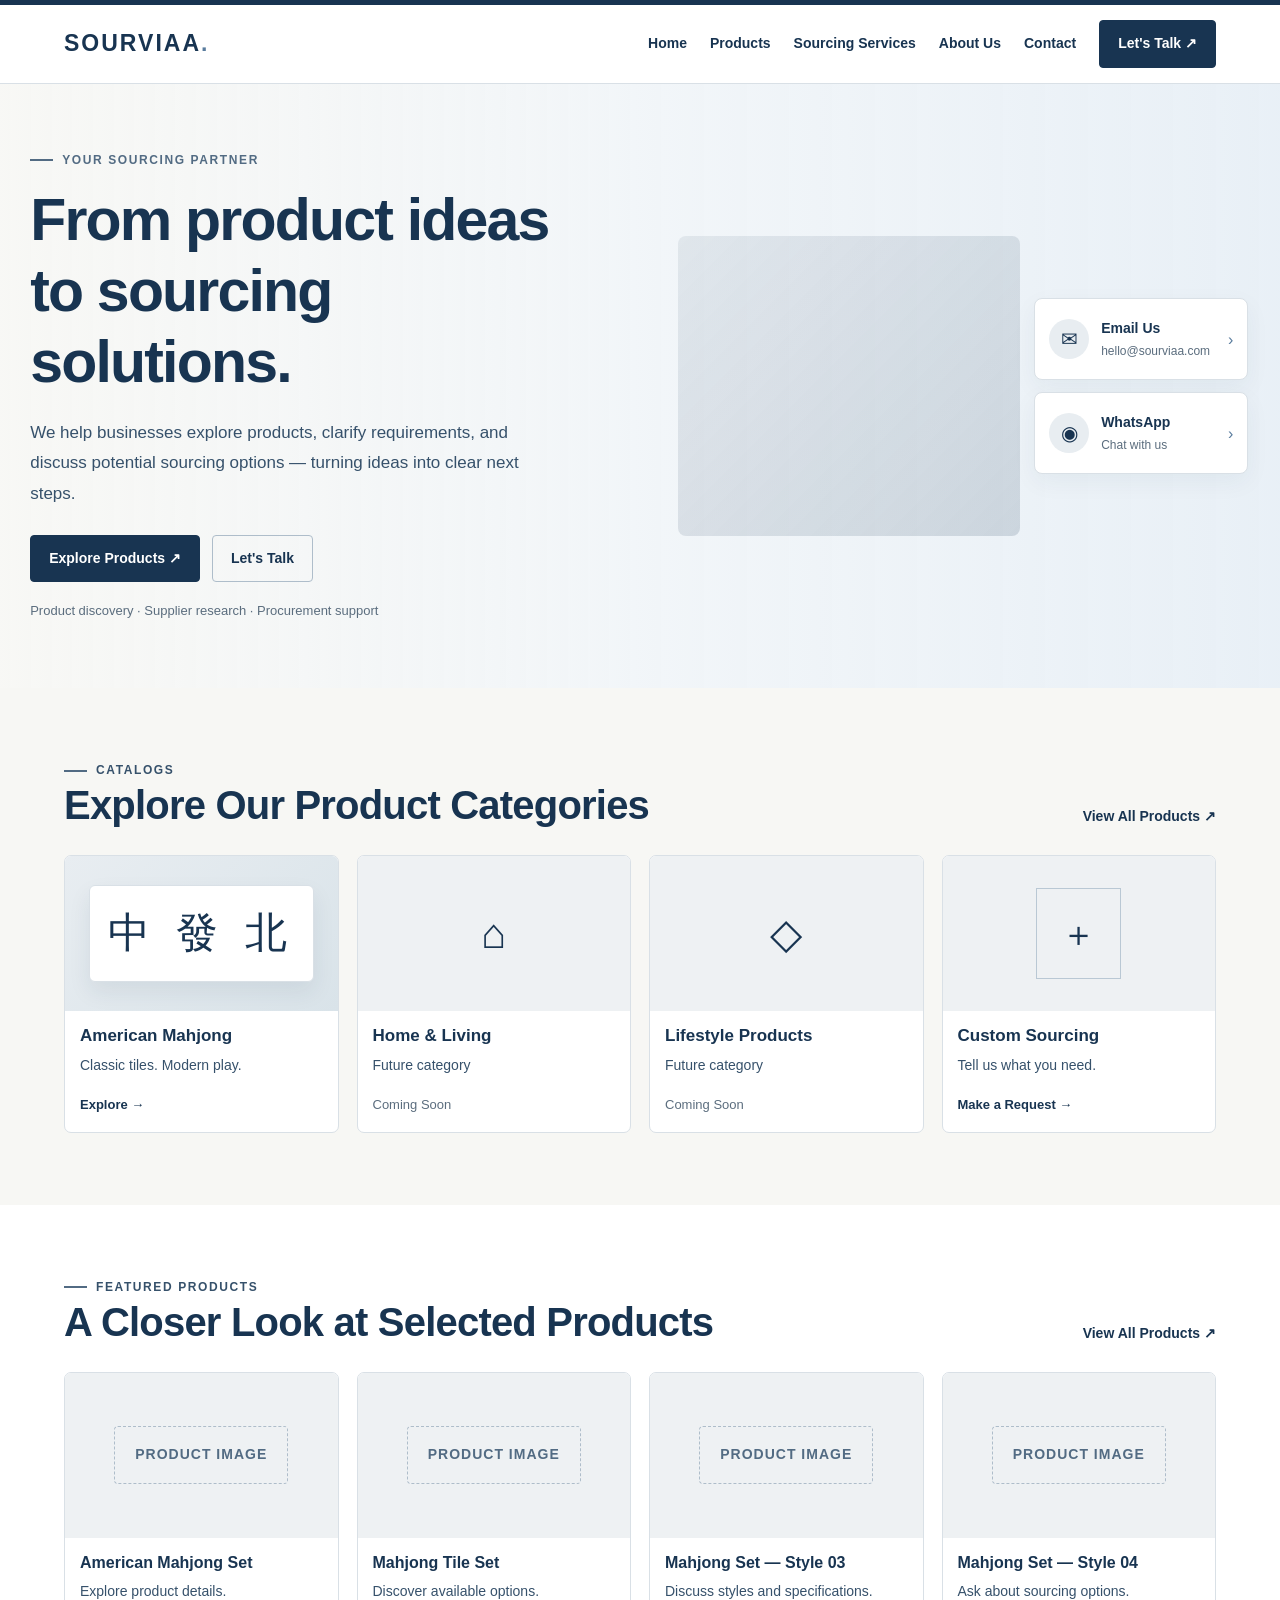
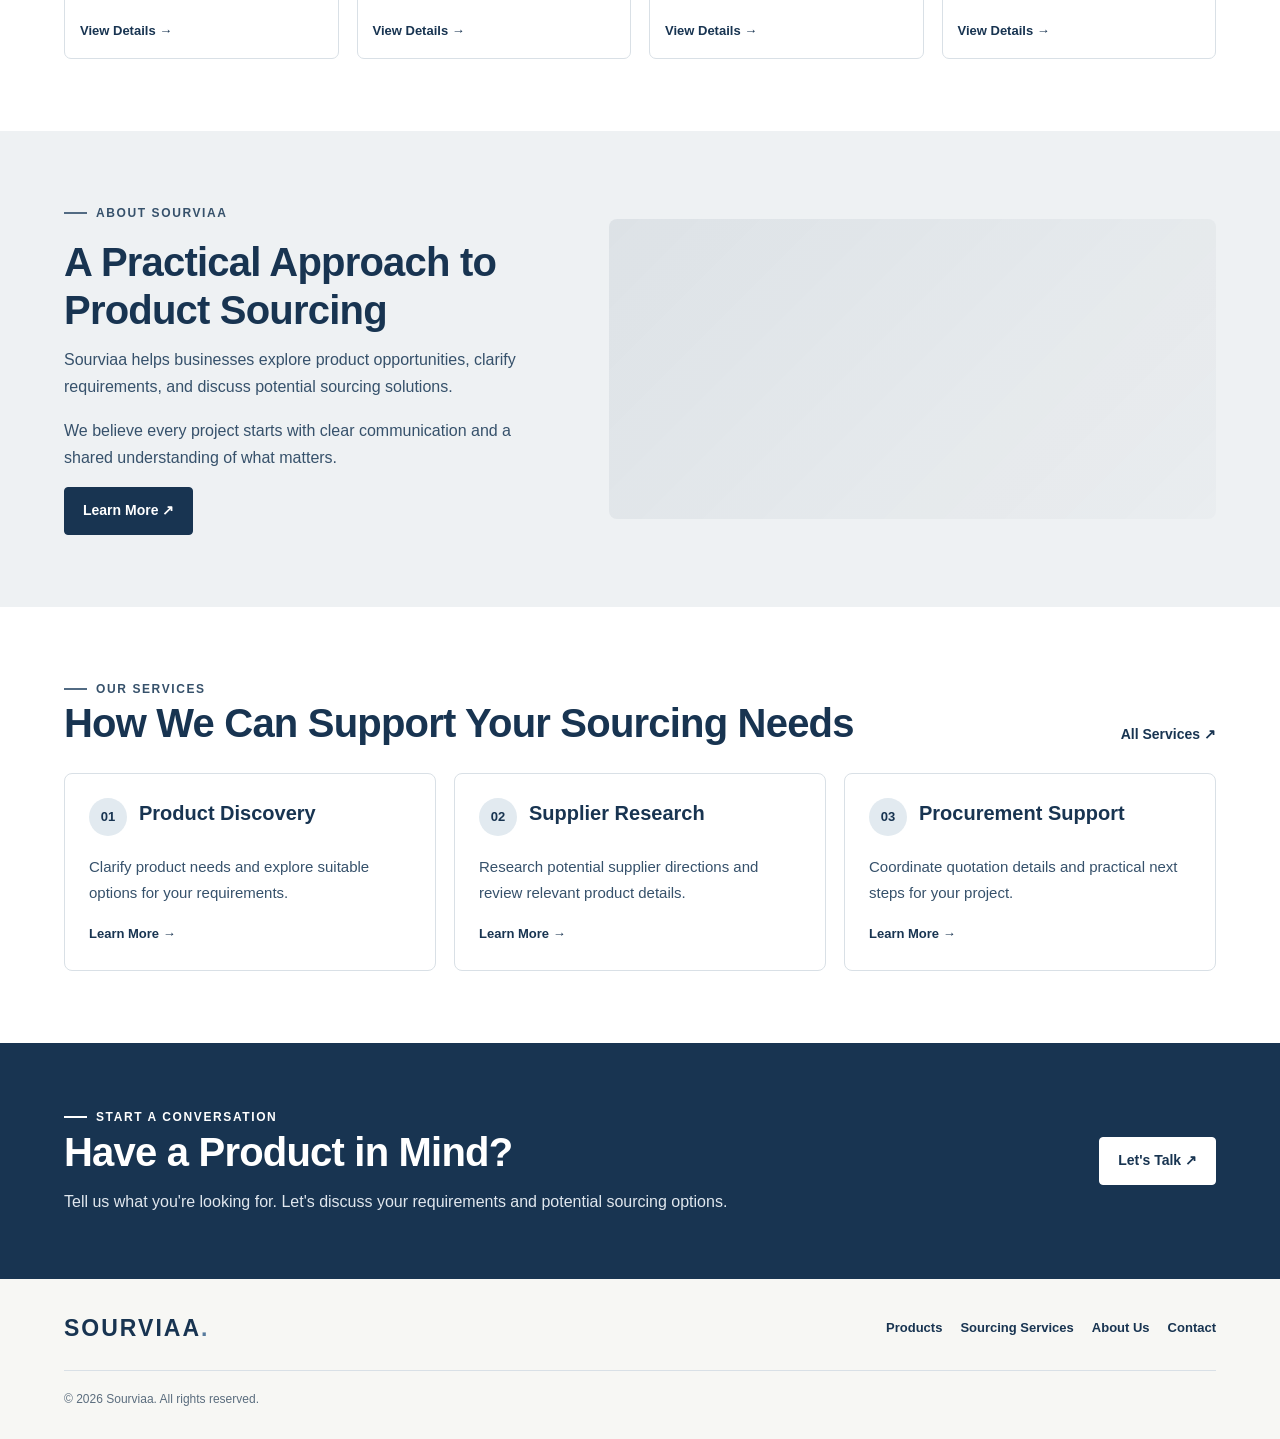
<file: index.html>
<!doctype html>
<html lang="en">
<head>
  <meta charset="UTF-8">
  <meta name="viewport" content="width=device-width, initial-scale=1">
  <meta name="theme-color" content="#183451">
  <meta name="description" content="Sourviaa helps businesses explore products, research suppliers, and coordinate sourcing projects.">
  <title>Sourviaa | Product Sourcing & Procurement</title>
  <style>
    :root{--navy:#183451;--bluegray:#36516b;--muted:#5b6d7e;--line:#d9e0e6;--paper:#f7f7f4;--pale:#eef1f3;--white:#fff;--width:1180px}
    *{box-sizing:border-box}
    html{scroll-behavior:smooth}
    body{margin:0;color:var(--navy);background:var(--white);font:16px/1.7 Arial,Helvetica,sans-serif;-webkit-font-smoothing:antialiased}
    a{color:inherit;text-decoration:none}
    img{display:block;max-width:100%}
    .wrap{width:min(var(--width),90%);margin:0 auto}
    .topline{height:5px;background:var(--navy)}
    header{background:#fff;border-bottom:1px solid var(--line)}
    .nav{min-height:78px;display:flex;align-items:center;justify-content:space-between;gap:24px}
    .logo{font-size:23px;font-weight:800;letter-spacing:2px;white-space:nowrap}
    .logo span{color:#587b9d}
    .navlinks{display:flex;align-items:center;gap:23px;font-size:14px;font-weight:700}
    .navlinks a:not(.btn):hover{color:#587b9d}
    .btn{display:inline-flex;align-items:center;justify-content:center;gap:9px;min-height:45px;padding:11px 18px;background:var(--navy);border:1px solid var(--navy);color:#fff!important;font-size:14px;font-weight:700;border-radius:4px;transition:background .2s}
    .btn:hover{background:#294c6c;color:#fff}
    .btn-outline{background:transparent;color:var(--navy)!important;border-color:#aebdca}
    .btn-outline:hover{background:var(--pale);color:var(--navy)!important}
    .eyebrow{display:flex;align-items:center;gap:9px;margin:0 0 15px;color:#526b83;font-size:12px;font-weight:800;letter-spacing:1.6px;text-transform:uppercase}
    .eyebrow:before{content:"";width:23px;height:2px;background:#526b83}
    h1,h2,h3,p{margin-top:0}
    h1,h2,h3{font-family:Arial,Helvetica,sans-serif;color:var(--navy);font-style:normal;line-height:1.2}
    h1{margin-bottom:20px;font-size:clamp(36px,4.8vw,59px);letter-spacing:-1.8px}
    h2{margin-bottom:12px;font-size:clamp(28px,3.3vw,40px);letter-spacing:-.8px}
    h3{margin-bottom:8px;font-size:20px}
    .muted{color:var(--bluegray)}
    
.hero {
    padding: 66px 0;
    display: grid;
    grid-template-columns: 1fr 1.05fr;
    gap: 42px;
    align-items: center;
    background:
        linear-gradient(
            90deg,
            rgba(247, 247, 244, 0.90) 0%,
            rgba(238, 243, 247, 0.78) 50%,
            rgba(224, 234, 243, 0.72) 100%
        ),
        url('https://images.unsplash.com/photo-1494412519320-aa613dfb7738?auto=format&fit=crop&w=2000&q=85')
        center / cover no-repeat;
}
    .hero-copy{max-width:530px;color:var(--bluegray);font-size:17px;line-height:1.8}
    .actions{display:flex;flex-wrap:wrap;gap:12px;margin-top:25px}
    .hero-note{margin:18px 0 0;color:var(--muted);font-size:13px}
    .hero-right{display:grid;grid-template-columns:1.6fr 1fr;gap:14px;align-items:center}
    .hero-photo{min-height:300px;border-radius:8px;background:linear-gradient(135deg,rgba(24,52,81,.08),rgba(54,81,107,.18)),url('https://images.unsplash.com/photo-1586522926314-5f9f6c2d1c57?auto=format&fit=crop&w=1000&q=85') center/cover no-repeat}
    .contact-stack{display:grid;gap:12px}
    .contact-card{display:flex;align-items:center;gap:12px;padding:18px 14px;background:#fff;border:1px solid var(--line);border-radius:8px;box-shadow:0 8px 24px rgba(24,52,81,.05)}
    .contact-icon{display:grid;place-items:center;flex:0 0 40px;width:40px;height:40px;border-radius:50%;background:#e8edf1;color:var(--navy);font-size:20px}
    .contact-card strong{display:block;font-size:14px}
    .contact-card small{display:block;color:var(--muted);font-size:12px}
    .contact-arrow{margin-left:auto;color:#587b9d}
    .section{padding:72px 0}
    .section.pale{background:var(--paper)}
    .section-head{display:flex;align-items:end;justify-content:space-between;gap:25px;margin-bottom:26px}
    .section-head h2{margin:0}
    .section-head p{max-width:390px;margin:0;color:var(--bluegray)}
    .small-link{font-size:14px;font-weight:700;color:var(--navy);white-space:nowrap}
    .small-link:hover{color:#587b9d}
    .category-grid,.product-grid{display:grid;grid-template-columns:repeat(4,minmax(0,1fr));gap:18px}
    .category-card,.product-card{overflow:hidden;background:#fff;border:1px solid var(--line);border-radius:7px;transition:transform .2s,box-shadow .2s}
    .category-card:hover,.product-card:hover{transform:translateY(-3px);box-shadow:0 12px 28px rgba(24,52,81,.08)}
    .category-art{height:155px;display:grid;place-items:center;background:var(--pale);color:var(--navy);font-size:42px}
    .category-art.mahjong{background:linear-gradient(135deg,#e8edf1,#d9e3e9)}
    .category-art .tile-symbols{padding:12px 18px;background:#fff;border:1px solid var(--line);border-radius:6px;box-shadow:0 10px 22px rgba(24,52,81,.08);font-family:Georgia,serif;letter-spacing:8px}
    .category-art .box-symbol{font-size:35px;border:1px solid #b9c8d4;padding:15px 24px}
    .card-copy{padding:15px}
    .card-copy h3{font-size:17px}
    .card-copy p{margin:0 0 12px;color:var(--bluegray);font-size:14px}
    .card-link{color:var(--navy);font-size:13px;font-weight:700}
    .coming{color:var(--muted);font-size:13px}
    .product-art{height:165px;display:grid;place-items:center;background:#eef1f3;color:#526b83;font-size:14px;font-weight:700;letter-spacing:1px}
    .product-art:before{content:"PRODUCT IMAGE";border:1px dashed #aebdca;padding:16px 20px;border-radius:4px}
    .product-card .card-copy h3{font-size:16px}
    .about-band{padding:72px 0;background:var(--pale)}
    .about-grid{display:grid;grid-template-columns:.9fr 1.1fr;gap:48px;align-items:center}
    .about-copy p{color:var(--bluegray)}
    .about-photo{min-height:300px;border-radius:8px;background:linear-gradient(135deg,rgba(24,52,81,.08),rgba(24,52,81,.02)),url('https://images.unsplash.com/photo-1586528116311-ad8dd3c8310d?auto=format&fit=crop&w=1200&q=85') center/cover no-repeat}
    .service-grid{display:grid;grid-template-columns:repeat(3,minmax(0,1fr));gap:18px}
    .service-card{padding:24px;background:#fff;border:1px solid var(--line);border-radius:8px}
    .service-top{display:flex;align-items:center;gap:12px;margin-bottom:18px}
    .service-num{display:grid;place-items:center;width:38px;height:38px;border-radius:50%;background:#e2eaf0;color:var(--navy);font-size:13px;font-weight:800}
    .service-card p{color:var(--bluegray);font-size:15px;margin-bottom:14px}
    .cta{padding:64px 0;background:var(--navy);color:#fff}
    .cta-inner{display:flex;align-items:center;justify-content:space-between;gap:28px}
    .cta h2,.cta p,.cta .eyebrow{color:#fff}
    .cta p{margin-bottom:0;color:#e0e7ee}
    .cta .eyebrow:before{background:#fff}
    .cta .btn{background:#fff;border-color:#fff;color:var(--navy)!important}
    .cta .btn:hover{background:#e8edf1}
    footer{padding:30px 0;background:#f7f7f4}
    .footer-top{display:flex;justify-content:space-between;align-items:center;gap:24px;padding-bottom:22px}
    .footer-links{display:flex;flex-wrap:wrap;gap:18px;font-size:13px;font-weight:700}
    .copyright{padding-top:18px;border-top:1px solid var(--line);color:var(--muted);font-size:12px}
    @media(max-width:900px){.nav{align-items:flex-start;padding:18px 0;flex-direction:column}.navlinks{flex-wrap:wrap;gap:12px 18px}.hero{grid-template-columns:1fr;gap:28px}.hero-right{grid-template-columns:1.3fr 1fr}.category-grid,.product-grid{grid-template-columns:repeat(2,minmax(0,1fr))}.about-grid{gap:25px}}
    @media(max-width:600px){.navlinks{display:grid;grid-template-columns:repeat(2,minmax(0,1fr));width:100%;gap:8px}.navlinks a:not(.btn){padding:8px;background:var(--pale);border-radius:4px}.navlinks .btn{grid-column:1/-1}.hero{padding:42px 0}.hero-right{grid-template-columns:1fr}.hero-photo{min-height:220px}.contact-stack{grid-template-columns:1fr 1fr}.contact-card{padding:12px 9px;gap:8px}.contact-icon{width:32px;height:32px;flex-basis:32px;font-size:16px}.contact-card strong{font-size:12px}.contact-card small{font-size:10px}.section{padding:52px 0}.section-head{align-items:flex-start;flex-direction:column}.category-grid,.product-grid{gap:12px}.category-art{height:120px}.product-art{height:125px}.card-copy{padding:12px}.about-grid{grid-template-columns:1fr}.about-photo{min-height:220px}.service-grid{grid-template-columns:1fr}.cta{padding:48px 0}.cta-inner{align-items:flex-start;flex-direction:column}.footer-top{align-items:flex-start;flex-direction:column}.footer-links{gap:12px}.logo{font-size:21px}}
  </style>
</head>
<body>
  <div class="topline"></div>
  <header>
    <nav class="nav wrap" aria-label="Main navigation">
      <a class="logo" href="index.html">SOURVIAA<span>.</span></a>
      <div class="navlinks">
        <a href="index.html">Home</a>
        <a href="products.html">Products</a>
        <a href="services.html">Sourcing Services</a>
        <a href="about.html">About Us</a>
        <a href="contact.html">Contact</a>
        <a class="btn" href="contact.html">Let's Talk ↗</a>
      </div>
    </nav>
  </header>

  <main>
    <section class="hero">
      <div class="wrap">
        <p class="eyebrow">Your sourcing partner</p>
        <h1>From product ideas<br>to sourcing solutions.</h1>
        <p class="hero-copy">We help businesses explore products, clarify requirements, and discuss potential sourcing options — turning ideas into clear next steps.</p>
        <div class="actions">
          <a class="btn" href="products.html">Explore Products ↗</a>
          <a class="btn btn-outline" href="contact.html">Let's Talk</a>
        </div>
        <p class="hero-note">Product discovery · Supplier research · Procurement support</p>
      </div>
      <div class="hero-right wrap">
        <div class="hero-photo" role="img" aria-label="Product sourcing and international trade scene"></div>
        <div class="contact-stack">
          <a class="contact-card" href="mailto:hello@sourviaa.com">
            <span class="contact-icon" aria-hidden="true">✉</span>
            <span><strong>Email Us</strong><small>hello@sourviaa.com</small></span>
            <span class="contact-arrow">›</span>
          </a>
          <a class="contact-card" href="https://wa.me/8613172484115" target="_blank" rel="noopener noreferrer">
            <span class="contact-icon" aria-hidden="true">◉</span>
            <span><strong>WhatsApp</strong><small>Chat with us</small></span>
            <span class="contact-arrow">›</span>
          </a>
        </div>
      </div>
    </section>

    <section class="section pale">
      <div class="wrap">
        <div class="section-head">
          <div><p class="eyebrow">Catalogs</p><h2>Explore Our Product Categories</h2></div>
          <a class="small-link" href="products.html">View All Products ↗</a>
        </div>
        <div class="category-grid">
          <a class="category-card" href="mahjong.html">
            <div class="category-art mahjong"><span class="tile-symbols">中 發 北</span></div>
            <div class="card-copy"><h3>American Mahjong</h3><p>Classic tiles. Modern play.</p><span class="card-link">Explore →</span></div>
          </a>
          <div class="category-card">
            <div class="category-art">⌂</div>
            <div class="card-copy"><h3>Home &amp; Living</h3><p>Future category</p><span class="coming">Coming Soon</span></div>
          </div>
          <div class="category-card">
            <div class="category-art">◇</div>
            <div class="card-copy"><h3>Lifestyle Products</h3><p>Future category</p><span class="coming">Coming Soon</span></div>
          </div>
          <div class="category-card">
            <div class="category-art"><span class="box-symbol">＋</span></div>
            <div class="card-copy"><h3>Custom Sourcing</h3><p>Tell us what you need.</p><a class="card-link" href="contact.html#inquiry">Make a Request →</a></div>
          </div>
        </div>
      </div>
    </section>

    <section class="section">
      <div class="wrap">
        <div class="section-head">
          <div><p class="eyebrow">Featured products</p><h2>A Closer Look at Selected Products</h2></div>
          <a class="small-link" href="products.html">View All Products ↗</a>
        </div>
        <div class="product-grid">
          <a class="product-card" href="mahjong.html"><div class="product-art"></div><div class="card-copy"><h3>American Mahjong Set</h3><p>Explore product details.</p><span class="card-link">View Details →</span></div></a>
          <a class="product-card" href="mahjong.html"><div class="product-art"></div><div class="card-copy"><h3>Mahjong Tile Set</h3><p>Discover available options.</p><span class="card-link">View Details →</span></div></a>
          <a class="product-card" href="mahjong.html"><div class="product-art"></div><div class="card-copy"><h3>Mahjong Set — Style 03</h3><p>Discuss styles and specifications.</p><span class="card-link">View Details →</span></div></a>
          <a class="product-card" href="mahjong.html"><div class="product-art"></div><div class="card-copy"><h3>Mahjong Set — Style 04</h3><p>Ask about sourcing options.</p><span class="card-link">View Details →</span></div></a>
        </div>
      </div>
    </section>

    <section class="about-band">
      <div class="wrap about-grid">
        <div class="about-copy">
          <p class="eyebrow">About Sourviaa</p>
          <h2>A Practical Approach to Product Sourcing</h2>
          <p>Sourviaa helps businesses explore product opportunities, clarify requirements, and discuss potential sourcing solutions.</p>
          <p>We believe every project starts with clear communication and a shared understanding of what matters.</p>
          <a class="btn" href="about.html">Learn More ↗</a>
        </div>
        <div class="about-photo" role="img" aria-label="Neutral image representing product sourcing and logistics"></div>
      </div>
    </section>

    <section class="section">
      <div class="wrap">
        <div class="section-head">
          <div><p class="eyebrow">Our services</p><h2>How We Can Support Your Sourcing Needs</h2></div>
          <a class="small-link" href="services.html">All Services ↗</a>
        </div>
        <div class="service-grid">
          <article class="service-card"><div class="service-top"><span class="service-num">01</span><h3>Product Discovery</h3></div><p>Clarify product needs and explore suitable options for your requirements.</p><a class="card-link" href="services.html">Learn More →</a></article>
          <article class="service-card"><div class="service-top"><span class="service-num">02</span><h3>Supplier Research</h3></div><p>Research potential supplier directions and review relevant product details.</p><a class="card-link" href="services.html">Learn More →</a></article>
          <article class="service-card"><div class="service-top"><span class="service-num">03</span><h3>Procurement Support</h3></div><p>Coordinate quotation details and practical next steps for your project.</p><a class="card-link" href="services.html">Learn More →</a></article>
        </div>
      </div>
    </section>

    <section class="cta">
      <div class="wrap cta-inner">
        <div><p class="eyebrow">Start a conversation</p><h2>Have a Product in Mind?</h2><p>Tell us what you're looking for. Let's discuss your requirements and potential sourcing options.</p></div>
        <a class="btn" href="contact.html">Let's Talk ↗</a>
      </div>
    </section>
  </main>

  <footer>
    <div class="wrap">
      <div class="footer-top">
        <a class="logo" href="index.html">SOURVIAA<span>.</span></a>
        <div class="footer-links">
          <a href="products.html">Products</a><a href="services.html">Sourcing Services</a><a href="about.html">About Us</a><a href="contact.html">Contact</a>
        </div>
      </div>
      <div class="copyright">© <span id="year">2026</span> Sourviaa. All rights reserved.</div>
    </div>
  </footer>
  <script>document.getElementById("year").textContent=new Date().getFullYear();</script>
</body>
</html>
</file>
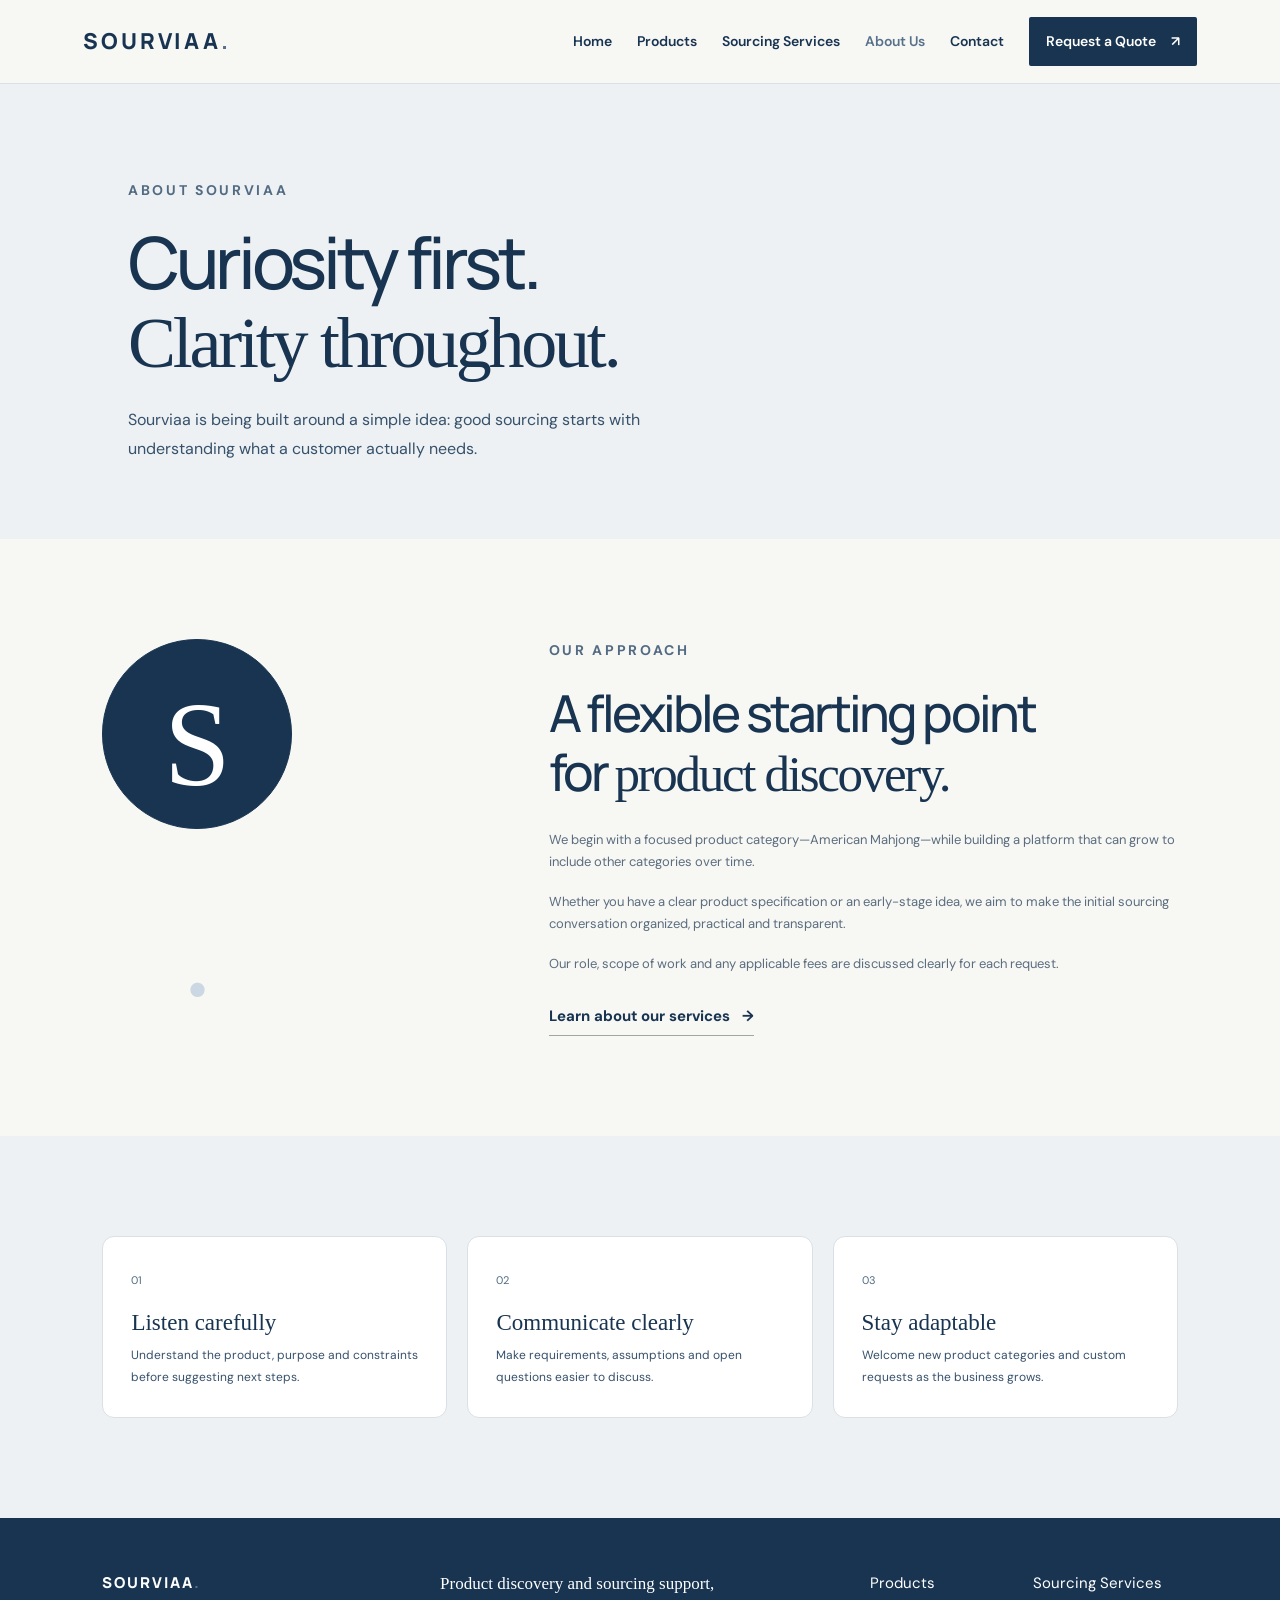
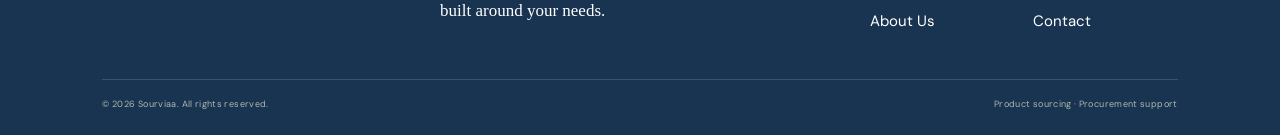
<file: about.html>
<!doctype html><html lang="en"><head><meta charset="utf-8"><meta name="viewport" content="width=device-width, initial-scale=1"><meta name="description" content="Learn about Sourviaa's approach to product discovery and sourcing support."><title>About Us | Sourviaa</title><link rel="stylesheet" href="styles.css"></head><body>
<header class="site-header"><a class="brand" href="index.html">SOURVIAA<span>.</span></a><button class="menu-toggle" aria-label="Open navigation" aria-expanded="false">☰</button><nav class="nav"><a href="index.html">Home</a><a href="products.html">Products</a><a href="services.html">Sourcing Services</a><a class="active" href="about.html">About Us</a><a href="contact.html">Contact</a><a class="nav-cta" href="contact.html#inquiry">Request a Quote <span>↗</span></a></nav></header>
<main><section class="page-hero"><p class="eyebrow">ABOUT SOURVIAA</p><h1>Curiosity first.<br><em>Clarity throughout.</em></h1><p>Sourviaa is being built around a simple idea: good sourcing starts with understanding what a customer actually needs.</p></section><section class="section about-layout"><div class="about-mark">S<span>.</span></div><div><p class="eyebrow">OUR APPROACH</p><h2>A flexible starting point<br>for <em>product discovery.</em></h2><p>We begin with a focused product category—American Mahjong—while building a platform that can grow to include other categories over time.</p><p>Whether you have a clear product specification or an early-stage idea, we aim to make the initial sourcing conversation organized, practical and transparent.</p><p>Our role, scope of work and any applicable fees are discussed clearly for each request.</p><a class="text-link" href="services.html">Learn about our services <span>→</span></a></div></section><section class="section values-grid"><article><span>01</span><h3>Listen carefully</h3><p>Understand the product, purpose and constraints before suggesting next steps.</p></article><article><span>02</span><h3>Communicate clearly</h3><p>Make requirements, assumptions and open questions easier to discuss.</p></article><article><span>03</span><h3>Stay adaptable</h3><p>Welcome new product categories and custom requests as the business grows.</p></article></section></main>
<footer class="footer"><div class="footer-top"><a class="brand brand-light" href="index.html">SOURVIAA<span>.</span></a><p>Product discovery and sourcing support,<br>built around your needs.</p><div class="footer-links"><a href="products.html">Products</a><a href="services.html">Sourcing Services</a><a href="about.html">About Us</a><a href="contact.html">Contact</a></div></div><div class="footer-bottom"><span>© <span id="year"></span> Sourviaa. All rights reserved.</span><span>Product sourcing · Procurement support</span></div></footer><script src="script.js"></script></body></html>
</file>
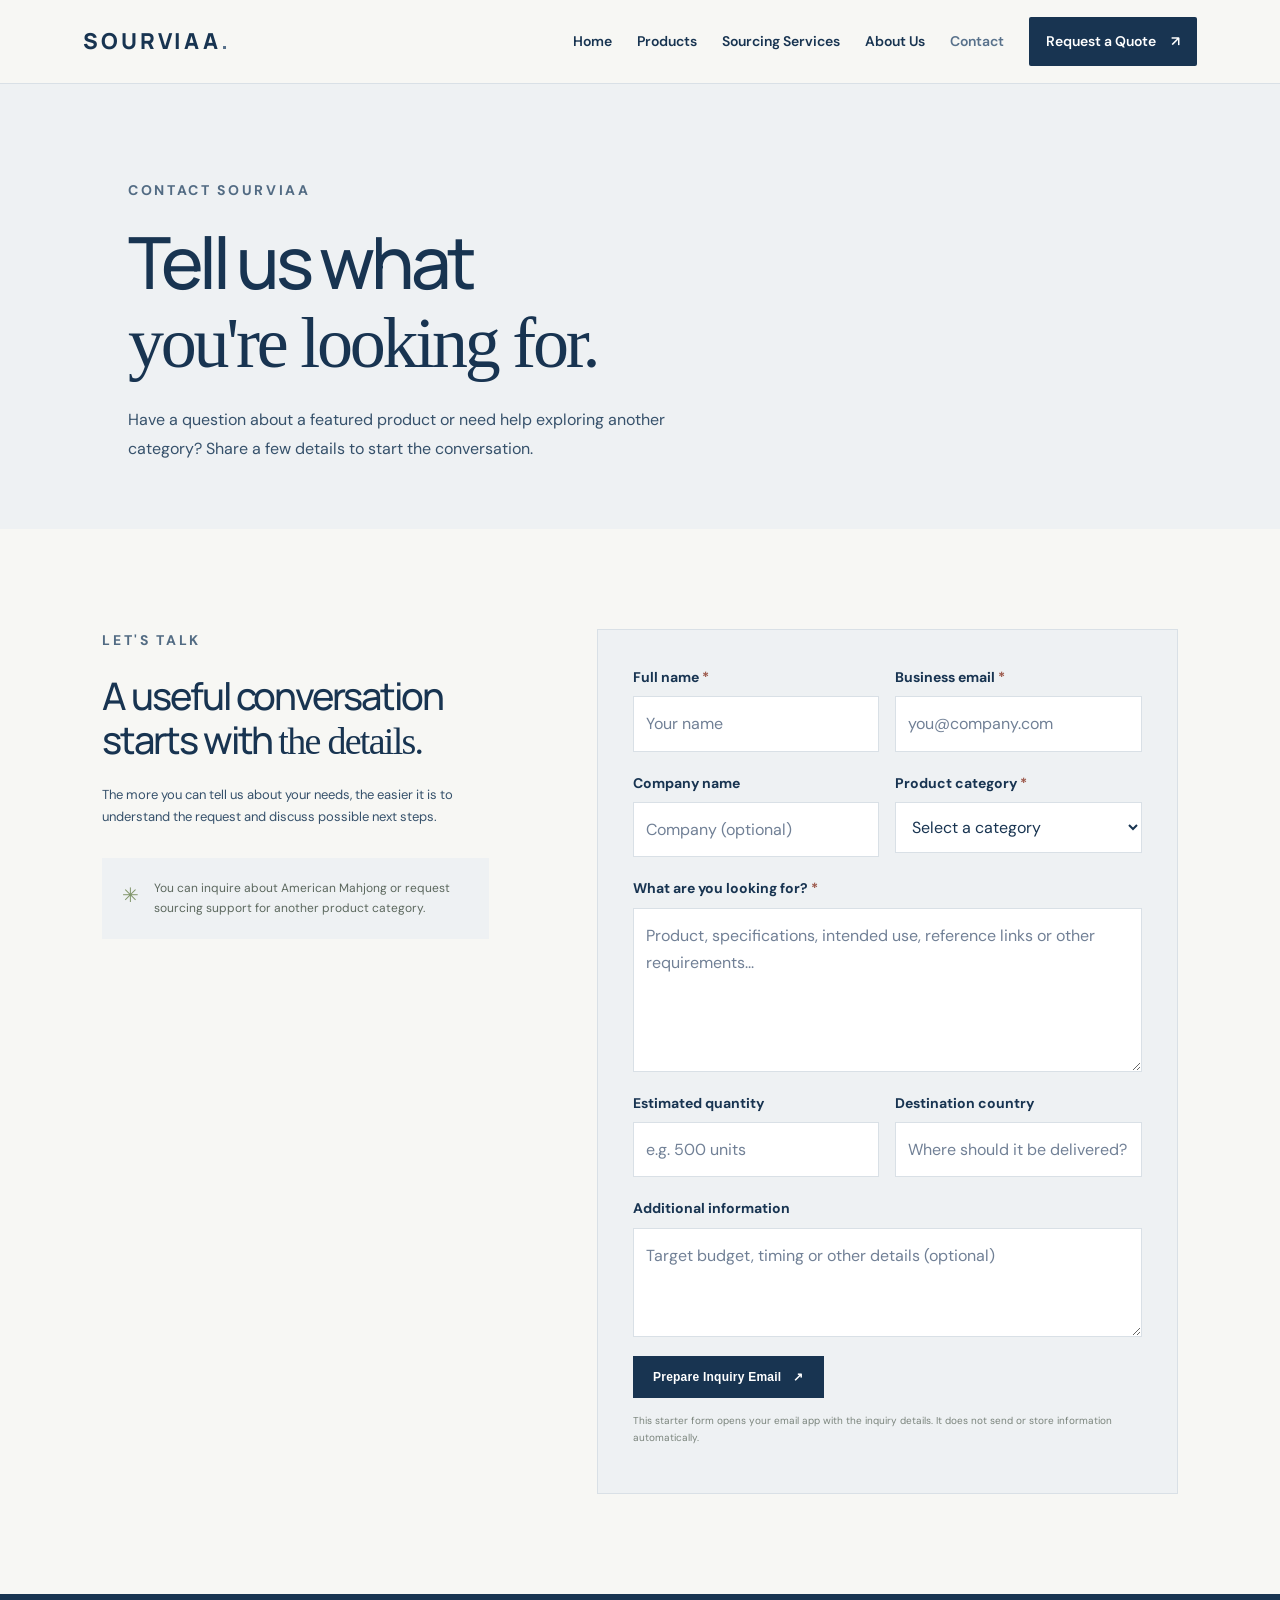
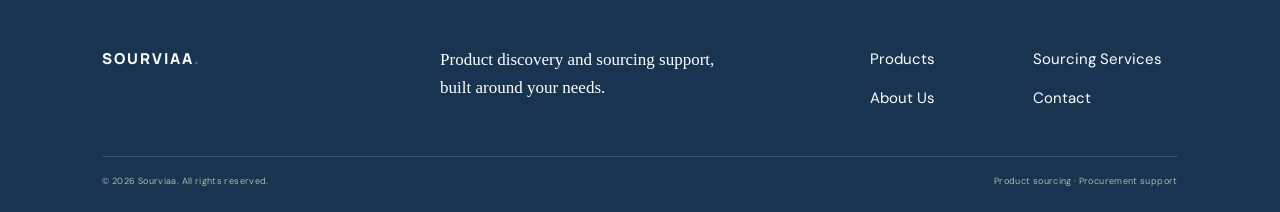
<file: contact.html>
<!doctype html><html lang="en"><head><meta charset="utf-8"><meta name="viewport" content="width=device-width, initial-scale=1"><meta name="description" content="Contact Sourviaa about American Mahjong, product sourcing or a custom procurement request."><title>Contact & Request a Quote | Sourviaa</title><link rel="stylesheet" href="styles.css"></head><body>
<header class="site-header"><a class="brand" href="index.html">SOURVIAA<span>.</span></a><button class="menu-toggle" aria-label="Open navigation" aria-expanded="false">☰</button><nav class="nav"><a href="index.html">Home</a><a href="products.html">Products</a><a href="services.html">Sourcing Services</a><a href="about.html">About Us</a><a class="active" href="contact.html">Contact</a><a class="nav-cta" href="#inquiry">Request a Quote <span>↗</span></a></nav></header>
<main><section class="page-hero contact-hero"><p class="eyebrow">CONTACT SOURVIAA</p><h1>Tell us what<br><em>you're looking for.</em></h1><p>Have a question about a featured product or need help exploring another category? Share a few details to start the conversation.</p></section><section class="section contact-layout"><div class="contact-aside"><p class="eyebrow">LET'S TALK</p><h2>A useful conversation<br>starts with <em>the details.</em></h2><p>The more you can tell us about your needs, the easier it is to understand the request and discuss possible next steps.</p><div class="contact-callout"><span>✳</span><p>You can inquire about American Mahjong or request sourcing support for another product category.</p></div></div><div class="form-panel" id="inquiry"><form id="quote-form"><div class="form-row"><label>Full name <span>*</span><input name="name" autocomplete="name" required placeholder="Your name"></label><label>Business email <span>*</span><input name="email" type="email" autocomplete="email" required placeholder="you@company.com"></label></div><div class="form-row"><label>Company name<input name="company" autocomplete="organization" placeholder="Company (optional)"></label><label>Product category <span>*</span><select name="category" id="category" required><option value="">Select a category</option><option>American Mahjong</option><option>Other product</option><option>Custom sourcing request</option></select></label></div><label>What are you looking for? <span>*</span><textarea name="details" required rows="5" placeholder="Product, specifications, intended use, reference links or other requirements..."></textarea></label><div class="form-row"><label>Estimated quantity<input name="quantity" placeholder="e.g. 500 units"></label><label>Destination country<input name="country" autocomplete="country-name" placeholder="Where should it be delivered?"></label></div><label>Additional information<textarea name="additional" rows="3" placeholder="Target budget, timing or other details (optional)"></textarea></label><button class="button button-dark" type="submit">Prepare Inquiry Email <span>↗</span></button><p class="form-disclaimer">This starter form opens your email app with the inquiry details. It does not send or store information automatically.</p><p class="form-status" id="form-status" role="status"></p></form></div></section></main>
<footer class="footer"><div class="footer-top"><a class="brand brand-light" href="index.html">SOURVIAA<span>.</span></a><p>Product discovery and sourcing support,<br>built around your needs.</p><div class="footer-links"><a href="products.html">Products</a><a href="services.html">Sourcing Services</a><a href="about.html">About Us</a><a href="contact.html">Contact</a></div></div><div class="footer-bottom"><span>© <span id="year"></span> Sourviaa. All rights reserved.</span><span>Product sourcing · Procurement support</span></div></footer><script src="script.js"></script></body></html>
</file>
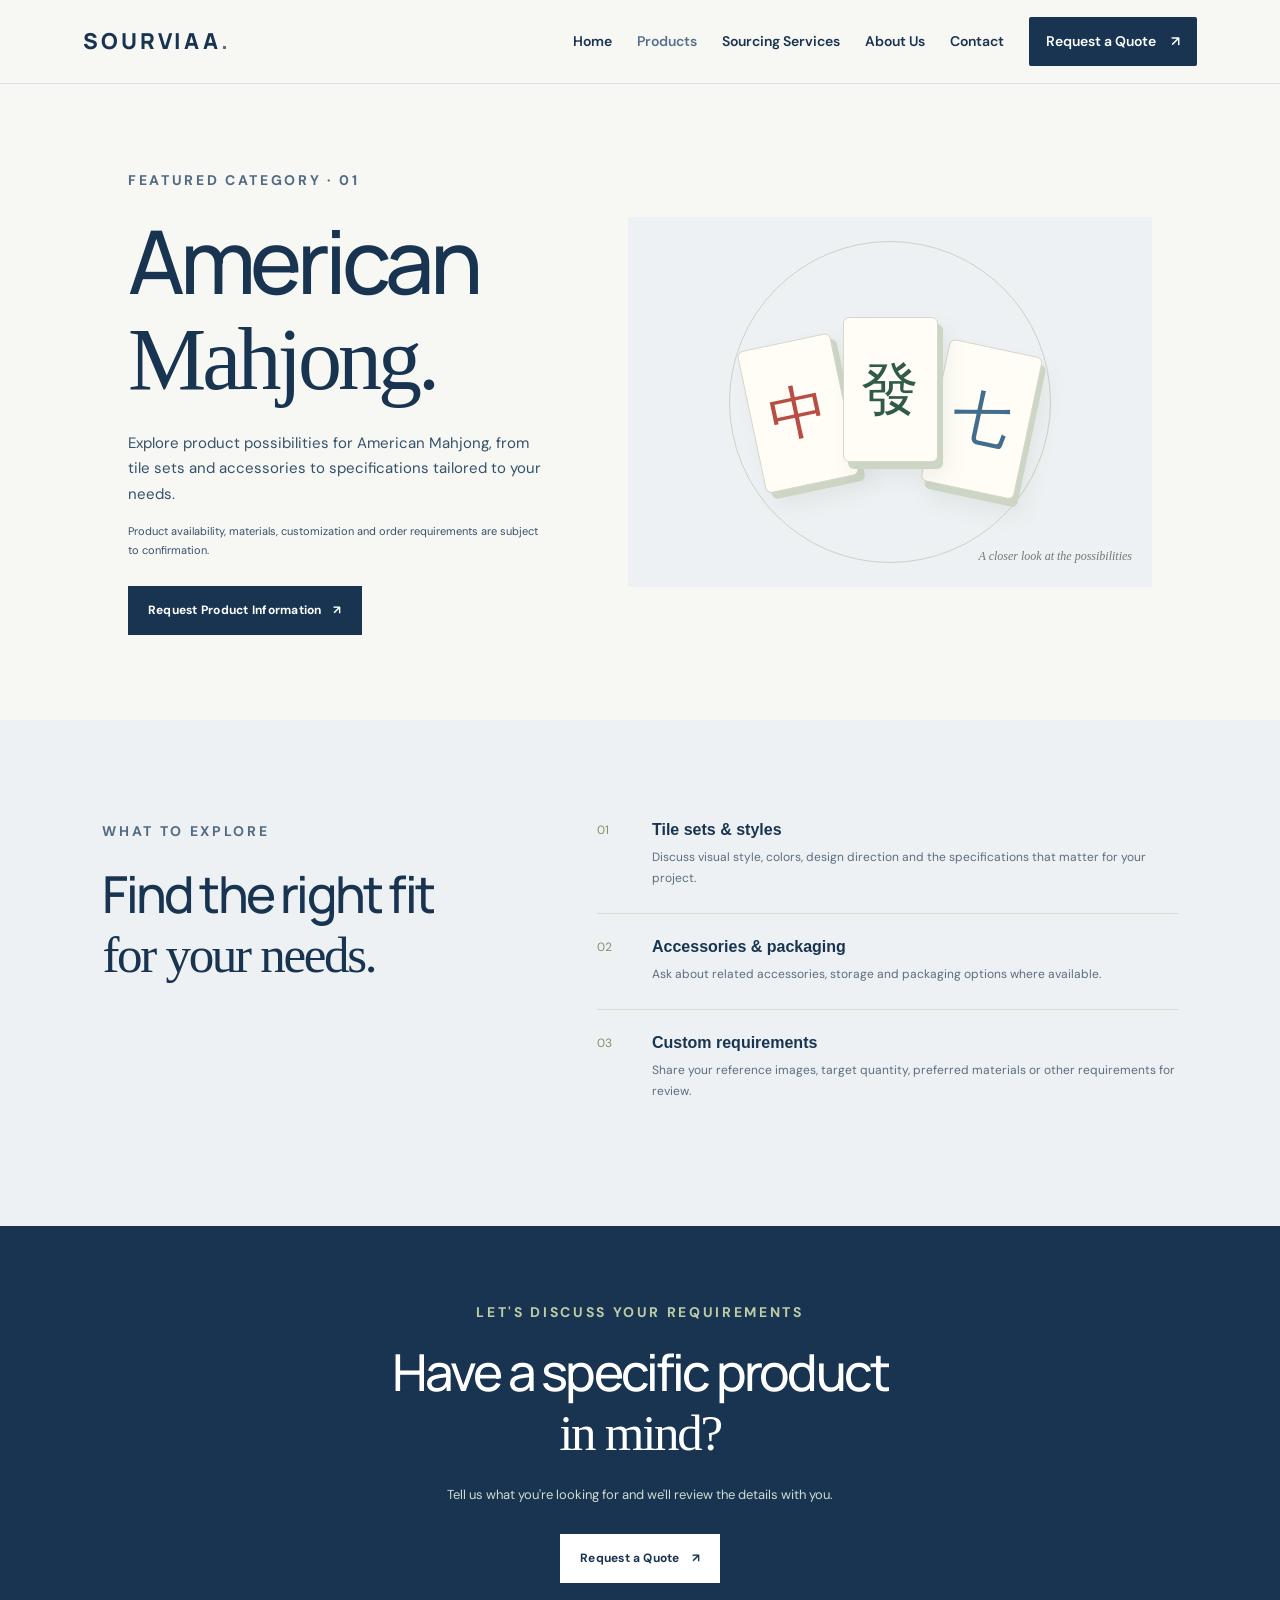
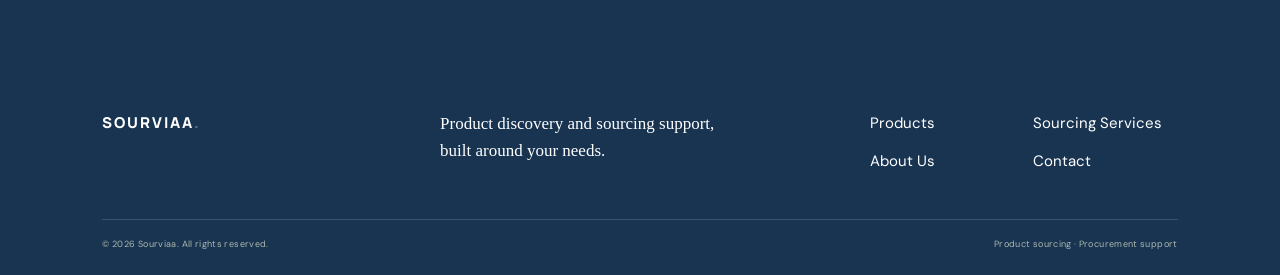
<file: mahjong.html>
<!doctype html><html lang="en"><head><meta charset="utf-8"><meta name="viewport" content="width=device-width, initial-scale=1"><meta name="description" content="Explore American Mahjong product sourcing with Sourviaa. Share your specifications and request a quote."><title>American Mahjong | Sourviaa</title><link rel="stylesheet" href="styles.css"></head><body>
<header class="site-header"><a class="brand" href="index.html">SOURVIAA<span>.</span></a><button class="menu-toggle" aria-label="Open navigation" aria-expanded="false">☰</button><nav class="nav"><a href="index.html">Home</a><a class="active" href="products.html">Products</a><a href="services.html">Sourcing Services</a><a href="about.html">About Us</a><a href="contact.html">Contact</a><a class="nav-cta" href="contact.html#inquiry">Request a Quote <span>↗</span></a></nav></header>
<main><section class="detail-hero"><div class="detail-copy"><p class="eyebrow">FEATURED CATEGORY · 01</p><h1>American<br><em>Mahjong.</em></h1><p>Explore product possibilities for American Mahjong, from tile sets and accessories to specifications tailored to your needs.</p><p class="small-note">Product availability, materials, customization and order requirements are subject to confirmation.</p><a class="button button-dark" href="contact.html?category=American%20Mahjong#inquiry">Request Product Information <span>↗</span></a></div><div class="detail-art"><div class="large-tile tile-red">中</div><div class="large-tile tile-green">發</div><div class="large-tile tile-blue">七</div><div class="detail-art-note">A closer look at the possibilities</div></div></section><section class="section detail-options"><div><p class="eyebrow">WHAT TO EXPLORE</p><h2>Find the right fit<br><em>for your needs.</em></h2></div><div class="option-list"><article><span>01</span><div><h3>Tile sets & styles</h3><p>Discuss visual style, colors, design direction and the specifications that matter for your project.</p></div></article><article><span>02</span><div><h3>Accessories & packaging</h3><p>Ask about related accessories, storage and packaging options where available.</p></div></article><article><span>03</span><div><h3>Custom requirements</h3><p>Share your reference images, target quantity, preferred materials or other requirements for review.</p></div></article></div></section><section class="process-section"><div class="section closing-cta cta-on-dark"><p class="eyebrow">LET'S DISCUSS YOUR REQUIREMENTS</p><h2>Have a specific product<br><em>in mind?</em></h2><p>Tell us what you're looking for and we'll review the details with you.</p><a class="button button-light" href="contact.html?category=American%20Mahjong#inquiry">Request a Quote <span>↗</span></a></div></section></main>
<footer class="footer"><div class="footer-top"><a class="brand brand-light" href="index.html">SOURVIAA<span>.</span></a><p>Product discovery and sourcing support,<br>built around your needs.</p><div class="footer-links"><a href="products.html">Products</a><a href="services.html">Sourcing Services</a><a href="about.html">About Us</a><a href="contact.html">Contact</a></div></div><div class="footer-bottom"><span>© <span id="year"></span> Sourviaa. All rights reserved.</span><span>Product sourcing · Procurement support</span></div></footer><script src="script.js"></script></body></html>
</file>
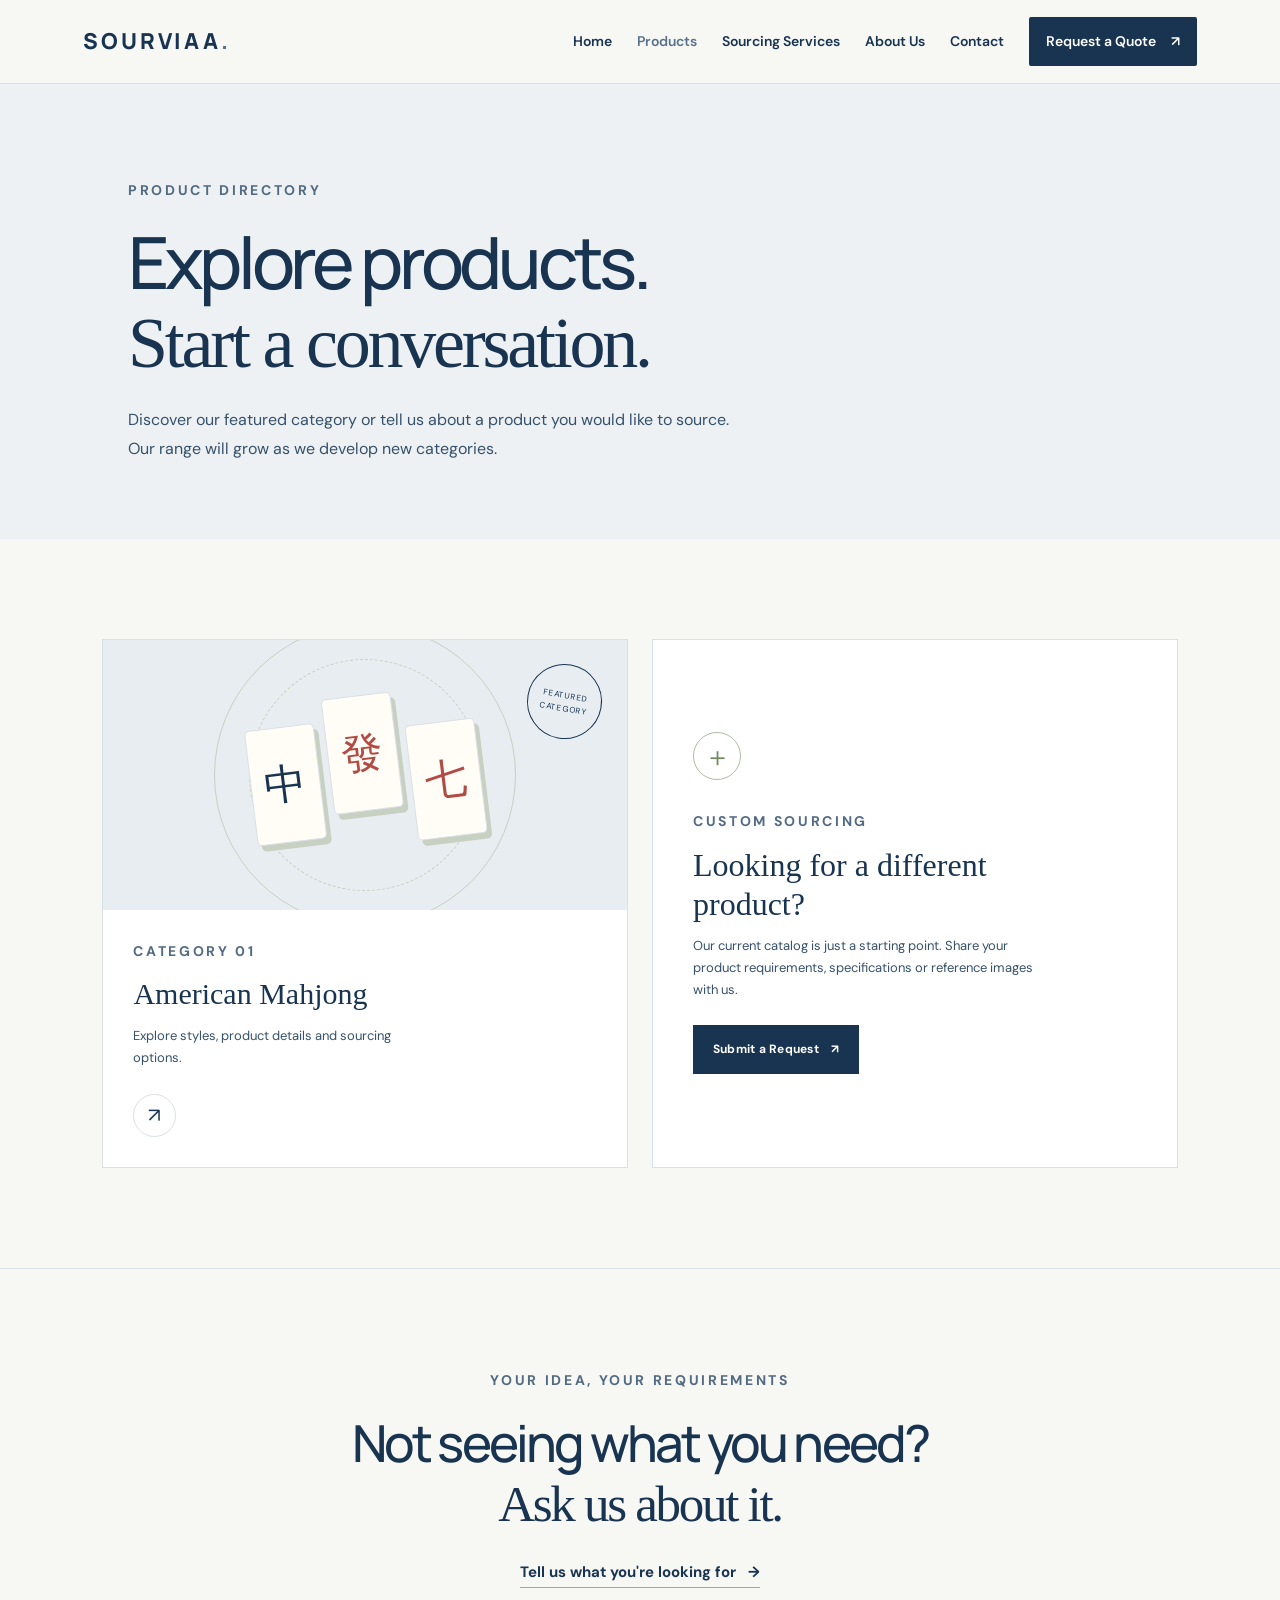
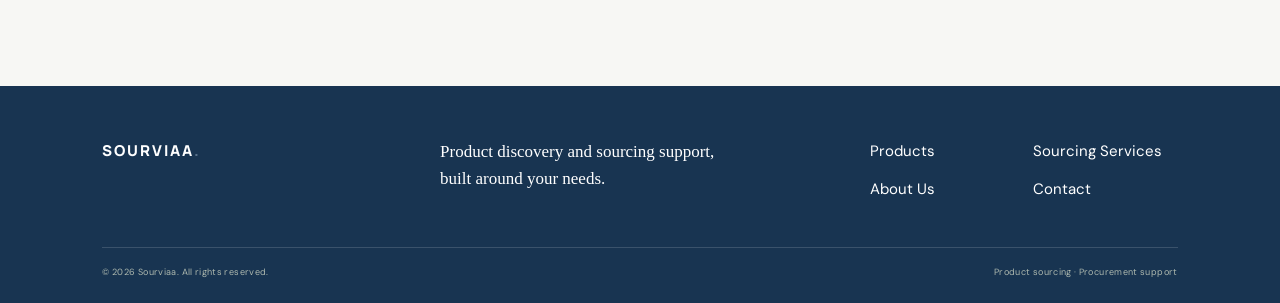
<file: products.html>
<!doctype html><html lang="en"><head><meta charset="utf-8"><meta name="viewport" content="width=device-width, initial-scale=1"><meta name="description" content="Explore Sourviaa's featured product categories or send us a custom sourcing request."><title>Products | Sourviaa</title><link rel="stylesheet" href="styles.css"></head><body>
<header class="site-header"><a class="brand" href="index.html">SOURVIAA<span>.</span></a><button class="menu-toggle" aria-label="Open navigation" aria-expanded="false">☰</button><nav class="nav"><a href="index.html">Home</a><a class="active" href="products.html">Products</a><a href="services.html">Sourcing Services</a><a href="about.html">About Us</a><a href="contact.html">Contact</a><a class="nav-cta" href="contact.html#inquiry">Request a Quote <span>↗</span></a></nav></header>
<main><section class="page-hero"><p class="eyebrow">PRODUCT DIRECTORY</p><h1>Explore products.<br><em>Start a conversation.</em></h1><p>Discover our featured category or tell us about a product you would like to source. Our range will grow as we develop new categories.</p></section><section class="section catalog-grid"><a class="category-card" href="mahjong.html"><div class="category-visual"><div class="mahjong-stack"><span>中</span><span>發</span><span>七</span></div><div class="round-stamp">FEATURED<br>CATEGORY</div></div><div class="category-info"><p class="eyebrow">CATEGORY 01</p><h3>American Mahjong</h3><p>Explore styles, product details and sourcing options.</p><span class="circle-arrow">↗</span></div></a><div class="custom-card"><span class="custom-icon">＋</span><p class="eyebrow">CUSTOM SOURCING</p><h3>Looking for a different product?</h3><p>Our current catalog is just a starting point. Share your product requirements, specifications or reference images with us.</p><a class="button button-dark" href="contact.html#inquiry">Submit a Request <span>↗</span></a></div></section><section class="section simple-banner"><p class="eyebrow">YOUR IDEA, YOUR REQUIREMENTS</p><h2>Not seeing what you need?<br><em>Ask us about it.</em></h2><a class="text-link" href="contact.html#inquiry">Tell us what you're looking for <span>→</span></a></section></main>
<footer class="footer"><div class="footer-top"><a class="brand brand-light" href="index.html">SOURVIAA<span>.</span></a><p>Product discovery and sourcing support,<br>built around your needs.</p><div class="footer-links"><a href="products.html">Products</a><a href="services.html">Sourcing Services</a><a href="about.html">About Us</a><a href="contact.html">Contact</a></div></div><div class="footer-bottom"><span>© <span id="year"></span> Sourviaa. All rights reserved.</span><span>Product sourcing · Procurement support</span></div></footer><script src="script.js"></script></body></html>
</file>
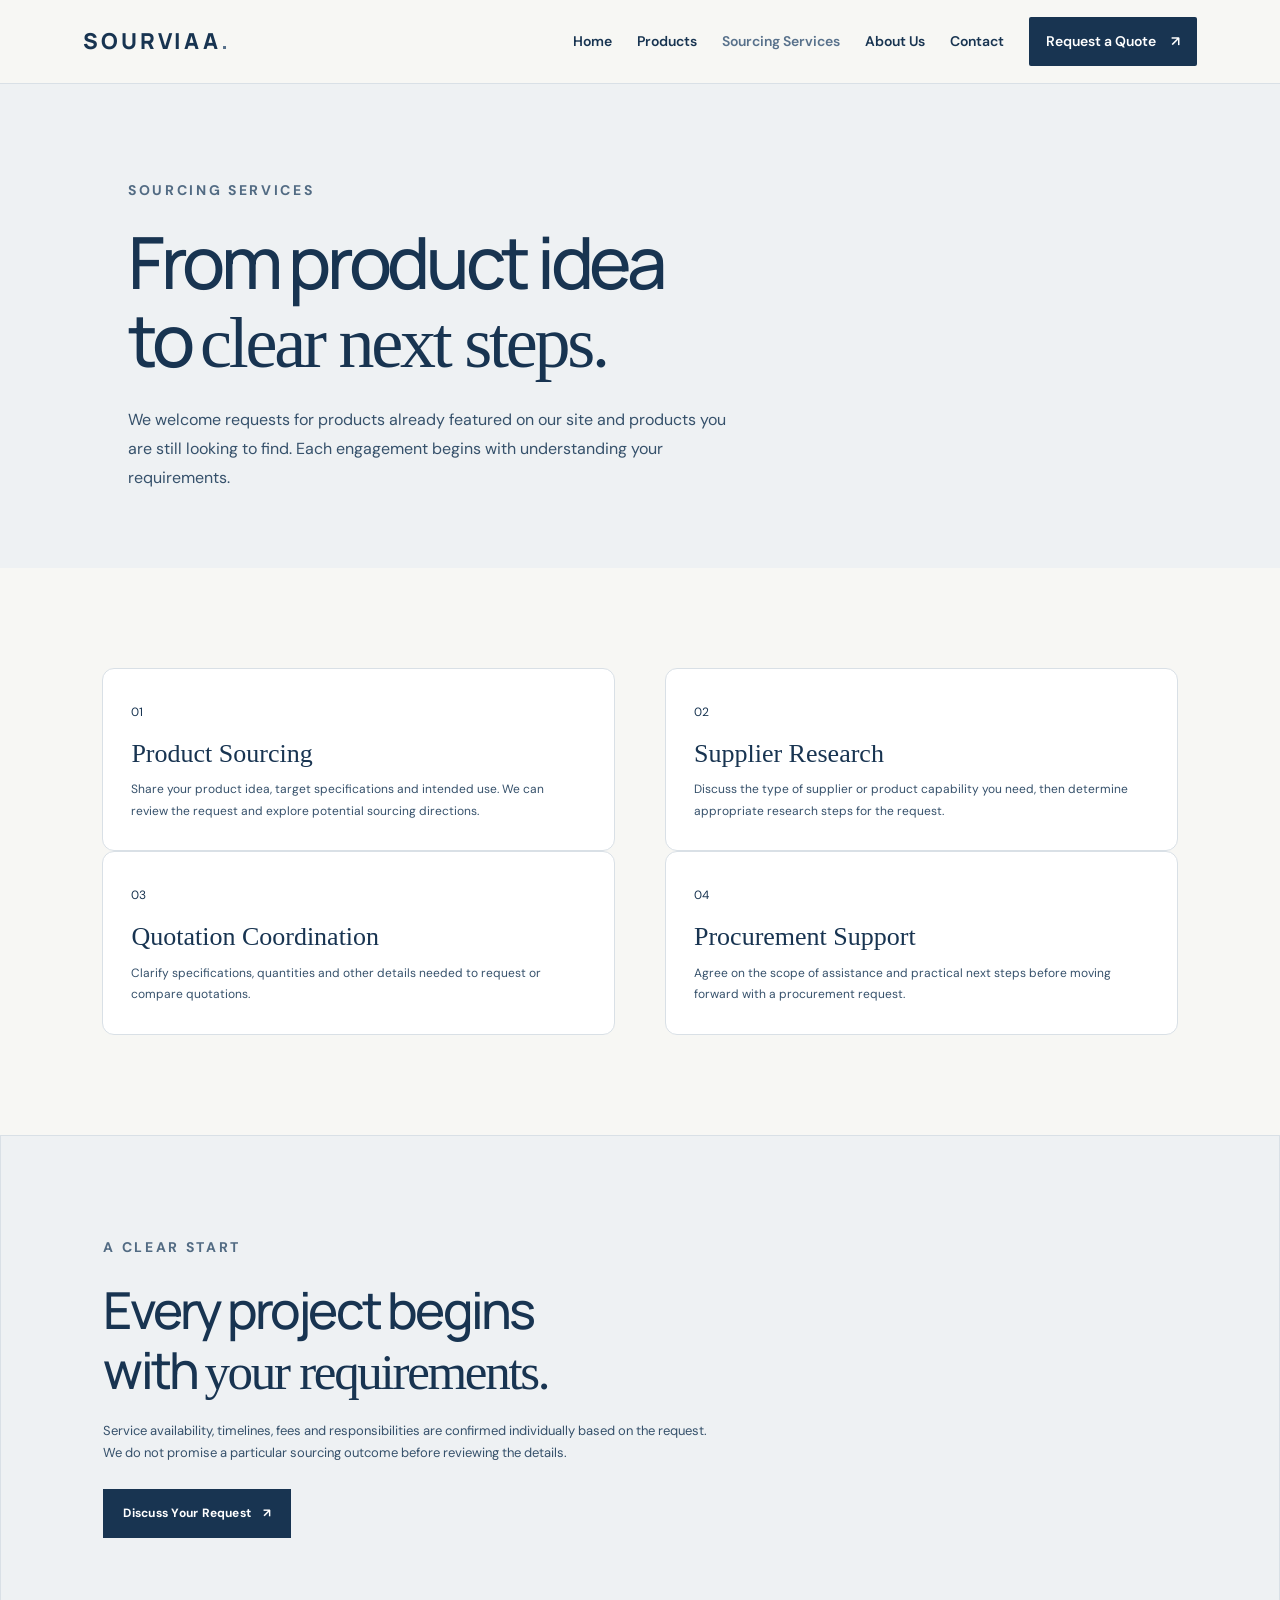
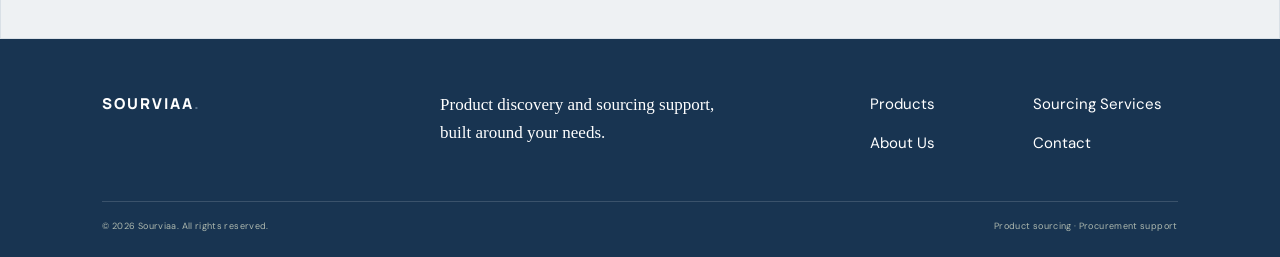
<file: services.html>
<!doctype html><html lang="en"><head><meta charset="utf-8"><meta name="viewport" content="width=device-width, initial-scale=1"><meta name="description" content="Learn about Sourviaa's product sourcing, supplier research and procurement support services."><title>Sourcing Services | Sourviaa</title><link rel="stylesheet" href="styles.css"></head><body>
<header class="site-header"><a class="brand" href="index.html">SOURVIAA<span>.</span></a><button class="menu-toggle" aria-label="Open navigation" aria-expanded="false">☰</button><nav class="nav"><a href="index.html">Home</a><a href="products.html">Products</a><a class="active" href="services.html">Sourcing Services</a><a href="about.html">About Us</a><a href="contact.html">Contact</a><a class="nav-cta" href="contact.html#inquiry">Request a Quote <span>↗</span></a></nav></header>
<main><section class="page-hero"><p class="eyebrow">SOURCING SERVICES</p><h1>From product idea<br>to <em>clear next steps.</em></h1><p>We welcome requests for products already featured on our site and products you are still looking to find. Each engagement begins with understanding your requirements.</p></section><section class="section service-grid"><article><span class="service-number">01</span><h3>Product Sourcing</h3><p>Share your product idea, target specifications and intended use. We can review the request and explore potential sourcing directions.</p></article><article><span class="service-number">02</span><h3>Supplier Research</h3><p>Discuss the type of supplier or product capability you need, then determine appropriate research steps for the request.</p></article><article><span class="service-number">03</span><h3>Quotation Coordination</h3><p>Clarify specifications, quantities and other details needed to request or compare quotations.</p></article><article><span class="service-number">04</span><h3>Procurement Support</h3><p>Agree on the scope of assistance and practical next steps before moving forward with a procurement request.</p></article></section><section class="section service-note"><p class="eyebrow">A CLEAR START</p><h2>Every project begins<br>with <em>your requirements.</em></h2><p>Service availability, timelines, fees and responsibilities are confirmed individually based on the request. We do not promise a particular sourcing outcome before reviewing the details.</p><a class="button button-dark" href="contact.html#inquiry">Discuss Your Request <span>↗</span></a></section></main>
<footer class="footer"><div class="footer-top"><a class="brand brand-light" href="index.html">SOURVIAA<span>.</span></a><p>Product discovery and sourcing support,<br>built around your needs.</p><div class="footer-links"><a href="products.html">Products</a><a href="services.html">Sourcing Services</a><a href="about.html">About Us</a><a href="contact.html">Contact</a></div></div><div class="footer-bottom"><span>© <span id="year"></span> Sourviaa. All rights reserved.</span><span>Product sourcing · Procurement support</span></div></footer><script src="script.js"></script></body></html>
</file>
<file: styles.css>
@import url('https://fonts.googleapis.com/css2?family=DM+Sans:wght@400;500;600;700&family=Manrope:wght@400;500;600;700;800&display=swap');
:root{--ink:#202b2b;--muted:#65706d;--paper:#f8f8f4;--white:#fff;--line:#e1e5df;--green:#254e45;--lime:#dce7a8;--serif:Georgia,'Times New Roman',serif}*{box-sizing:border-box}html{scroll-behavior:smooth}body{margin:0;background:var(--paper);color:var(--ink);font-family:'DM Sans',Arial,sans-serif;font-size:15px;line-height:1.65}a{color:inherit;text-decoration:none}.site-header{height:84px;padding:0 6.5%;display:flex;align-items:center;justify-content:space-between;border-bottom:1px solid var(--line);background:rgba(248,248,244,.95);position:relative;z-index:10}.brand{font-family:Manrope,sans-serif;font-weight:800;letter-spacing:.13em;font-size:20px}.brand span{color:#a5b86c}.nav{display:flex;align-items:center;gap:29px;font-size:12px;font-weight:600}.nav>a:not(.nav-cta){color:#58625e}.nav>a.active,.nav>a:hover{color:var(--green)}.nav-cta{background:var(--green);color:white;padding:12px 17px;border-radius:2px}.nav-cta span,.button span{margin-left:12px}.menu-toggle{display:none;background:none;border:0;font-size:24px;color:var(--ink)}.hero{padding:76px 8% 80px;display:grid;grid-template-columns:1.03fr .97fr;align-items:center;gap:5%;min-height:610px}.eyebrow{font-size:10px;letter-spacing:.19em;font-weight:700;color:#6d7c70;margin:0 0 20px;text-transform:uppercase}.hero h1,.page-hero h1,.detail-copy h1{font-family:Manrope,sans-serif;font-size:clamp(48px,6vw,78px);line-height:1.08;letter-spacing:-.06em;font-weight:500;margin:0 0 24px}.hero h1 em,.page-hero h1 em,.detail-copy h1 em,h2 em{font-family:var(--serif);font-weight:400;letter-spacing:-.045em}.hero-text{font-size:17px;line-height:1.8;max-width:490px;color:#5d6863}.button-row{display:flex;align-items:center;gap:25px;margin-top:30px}.button{display:inline-flex;align-items:center;justify-content:center;padding:14px 20px;font-size:12px;font-weight:700;letter-spacing:.02em;border:0;cursor:pointer}.button-dark{background:var(--green);color:#fff}.button-dark:hover,.nav-cta:hover{background:#193b34}.button-light{background:var(--paper);color:var(--green)}.text-link{font-size:12px;font-weight:700;border-bottom:1px solid #9da9a0;padding-bottom:5px}.text-link span{margin-left:8px}.hero-note{margin-top:52px;font-size:11px;color:#68736d;display:flex;align-items:center;gap:10px}.dot{width:7px;height:7px;background:#9bb46c;border-radius:50%}.hero-art{min-height:410px;position:relative;display:flex;align-items:center;justify-content:center}.art-orbit{position:absolute;border:1px solid #e2e7da;border-radius:50%;width:390px;height:390px}.orbit-two{width:320px;height:320px;border-style:dashed}.art-card{position:relative;width:min(100%,390px);background:#e9eddf;padding:24px 24px 0;box-shadow:0 25px 65px #273b2910;transform:rotate(2deg)}.art-label,.art-bottom{display:flex;justify-content:space-between;align-items:center}.art-label{font-size:9px;letter-spacing:.12em;color:#68756a}.art-label span{font-size:9px}.tile-scene{height:255px;display:flex;align-items:center;justify-content:center;gap:7px;padding-top:20px}.tile{width:55px;height:94px;border:1px solid #d3d7c9;border-radius:5px;background:#fffdf5;box-shadow:3px 5px 0 #d7d9cd,5px 8px 10px #66725c20;display:grid;place-items:center;color:#315b48;font-size:35px}.tile-a{transform:rotate(-13deg) translateY(15px)}.tile-b{transform:rotate(-5deg) translateY(-7px);color:#b34b45}.tile-c{transform:rotate(5deg) translateY(-15px);color:#b34b45}.tile-d{transform:rotate(13deg) translateY(4px)}.tile-e{transform:rotate(19deg) translateY(19px);font-size:25px}.art-bottom{border-top:1px solid #d4dbcd;padding:17px 0 21px}.mini-label{font-size:8px;letter-spacing:.14em;color:#6b786b;margin:0}.art-bottom h3{font-family:var(--serif);font-weight:400;font-size:23px;margin:4px 0 0}.art-bottom>a{font-size:25px}.art-caption{position:absolute;bottom:-28px;right:2%;font-family:var(--serif);font-style:italic;font-size:12px;color:#738073}.trust-strip{border-top:1px solid var(--line);border-bottom:1px solid var(--line);padding:21px 8%;display:flex;justify-content:space-between;align-items:center;gap:20px;color:#65716b;font-size:9px;letter-spacing:.15em;font-weight:700}.trust-strip i{font-style:normal;color:#9daf76;font-size:15px}.section{padding:100px 8%}.intro-grid{display:grid;grid-template-columns:1fr 1fr;gap:12%;align-items:start}.section h2,.process-section h2,.closing-cta h2{font-family:Manrope,sans-serif;font-weight:500;font-size:clamp(35px,4vw,51px);letter-spacing:-.055em;line-height:1.17;margin:0}.intro-copy{padding-top:20px}.large-copy{font-family:var(--serif);font-size:22px;line-height:1.55;margin:0 0 18px}.intro-copy>p:not(.large-copy){color:var(--muted);font-size:13px;margin-bottom:25px}.products-section{background:#f0f2ea}.section-heading{display:flex;justify-content:space-between;align-items:end;margin-bottom:42px}.section-heading>.text-link{margin-bottom:7px}.category-card{display:grid;grid-template-columns:1.05fr .95fr;background:var(--white);position:relative}.category-visual{min-height:320px;background:#dfe7d8;display:flex;align-items:center;justify-content:center;position:relative;overflow:hidden}.category-visual:before,.category-visual:after{content:'';position:absolute;border:1px solid #c6d2bf;border-radius:50%;width:300px;height:300px}.category-visual:after{width:230px;height:230px;border-style:dashed}.mahjong-stack{display:flex;gap:10px;z-index:1;transform:rotate(-7deg)}.mahjong-stack span{width:70px;height:116px;background:#fffdf5;border:1px solid #d2d6ca;border-radius:5px;box-shadow:4px 6px 0 #c8d0c2;display:grid;place-items:center;font-size:42px;color:#315b48}.mahjong-stack span:nth-child(2){transform:translateY(-22px);color:#b34b45}.mahjong-stack span:nth-child(3){transform:translateY(14px);color:#b34b45}.round-stamp{position:absolute;right:25px;top:24px;border:1px solid #9cae91;border-radius:50%;width:75px;height:75px;display:grid;place-content:center;text-align:center;font-size:8px;letter-spacing:.1em;line-height:1.6;transform:rotate(10deg)}.category-info{padding:55px 10%;align-self:center;position:relative}.category-info .eyebrow{margin-bottom:12px}.category-info h3,.custom-card h3{font-family:var(--serif);font-size:35px;font-weight:400;margin:0 0 12px;line-height:1.2}.category-info>p:not(.eyebrow){font-size:13px;color:var(--muted);max-width:300px}.circle-arrow{display:grid;place-items:center;border:1px solid #c9d1c8;border-radius:50%;width:43px;height:43px;margin-top:25px;font-size:20px}.future-note{margin-top:22px;padding:24px 28px;background:#e6ebdf;display:flex;align-items:center;gap:18px}.future-note>span{font-size:25px;color:#809568}.future-note strong{font-size:13px}.future-note p{margin:4px 0 0;font-size:12px;color:var(--muted)}.future-note>a{margin-left:auto;white-space:nowrap;font-size:11px;font-weight:700}.process-section{background:var(--green);color:#f8f8f2}.process-inner{display:grid;grid-template-columns:.8fr 1.2fr;gap:12%;padding-top:95px;padding-bottom:95px}.process-section .eyebrow{color:#bdcba6}.process-intro>p:not(.eyebrow){max-width:280px;color:#cbd5ca;font-size:13px;margin:23px 0 30px}.steps article{display:grid;grid-template-columns:44px 1fr;gap:15px;border-bottom:1px solid #ffffff2b;padding:0 0 24px;margin-bottom:24px}.steps article:last-child{margin-bottom:0}.steps article>span{font-size:11px;color:#c5d49f;padding-top:4px}.steps h3{font-size:15px;font-weight:600;margin:0 0 6px}.steps p{font-size:12px;color:#cbd5ca;line-height:1.8;margin:0;max-width:420px}.closing-cta{text-align:center;padding-top:95px;padding-bottom:100px}.closing-cta .eyebrow{margin-bottom:17px}.closing-cta>p:not(.eyebrow){color:var(--muted);font-size:13px;max-width:490px;margin:20px auto 28px}.footer{background:#202c2a;color:#f5f6ef;padding:52px 8% 22px}.footer-top{display:grid;grid-template-columns:1fr 1.3fr 1fr;gap:30px;align-items:start;padding-bottom:45px}.brand-light{color:#f5f6ef}.footer-top>p{font-family:var(--serif);font-size:17px;line-height:1.6;color:#c4ccc3;margin:0}.footer-links{display:grid;grid-template-columns:1fr 1fr;gap:12px 18px;font-size:11px;color:#d1d8d0}.footer-bottom{border-top:1px solid #ffffff26;padding-top:17px;display:flex;justify-content:space-between;font-size:9px;letter-spacing:.04em;color:#aeb9af}.page-hero{padding:95px 10% 75px;background:#eef1e8}.page-hero h1{font-size:clamp(48px,6vw,72px)}.page-hero>p:last-child{max-width:610px;color:var(--muted);font-size:16px;line-height:1.8;margin:0}.catalog-grid{display:grid;grid-template-columns:1fr 1fr;gap:24px}.catalog-grid .category-card{display:block}.catalog-grid .category-visual{min-height:270px}.catalog-grid .category-info{padding:30px}.catalog-grid .category-info h3{font-size:30px}.custom-card{background:#e8ede3;padding:40px;display:flex;flex-direction:column;align-items:flex-start;justify-content:center;min-height:430px}.custom-icon{font-size:27px;color:#6f8a61;border:1px solid #aebca5;border-radius:50%;width:48px;height:48px;display:grid;place-items:center;margin-bottom:30px}.custom-card .eyebrow{margin-bottom:12px}.custom-card h3{font-size:32px;max-width:340px}.custom-card>p:not(.eyebrow){font-size:13px;color:var(--muted);max-width:350px;margin:0 0 24px}.simple-banner{border-top:1px solid var(--line);text-align:center}.simple-banner h2{margin-bottom:23px}.detail-hero{padding:85px 10%;display:grid;grid-template-columns:.9fr 1.1fr;gap:7%;align-items:center;min-height:560px}.detail-copy h1{font-size:clamp(60px,7vw,88px)}.detail-copy>p:not(.eyebrow){max-width:420px;color:var(--muted);font-size:15px}.detail-copy .small-note{font-size:11px!important;line-height:1.7}.detail-copy .button{margin-top:15px}.detail-art{height:370px;background:#e6ebdf;display:flex;align-items:center;justify-content:center;position:relative;overflow:hidden}.detail-art:before{content:'';position:absolute;width:320px;height:320px;border:1px solid #c8d4c2;border-radius:50%}.large-tile{width:95px;height:145px;border-radius:6px;border:1px solid #d4d8cc;background:#fffdf6;box-shadow:5px 7px 0 #cdd5c5,9px 14px 22px #5c6b5418;display:grid;place-items:center;font-size:58px;z-index:1}.tile-red{color:#b94d43;transform:rotate(-12deg) translateY(12px)}.tile-green{color:#315b48;transform:translateY(-12px);z-index:2}.tile-blue{color:#426d8c;transform:rotate(12deg) translateY(18px)}.detail-art-note{position:absolute;bottom:20px;right:20px;font-family:var(--serif);font-style:italic;color:#6e7b6b;font-size:12px}.detail-options{background:#f0f2ea;display:grid;grid-template-columns:.8fr 1.2fr;gap:10%}.option-list article{display:grid;grid-template-columns:40px 1fr;gap:15px;padding-bottom:23px;margin-bottom:23px;border-bottom:1px solid #d6ddd1}.option-list article:last-child{border-bottom:0;margin-bottom:0}.option-list article>span,.service-number{color:#7d936b;font-size:12px}.option-list h3,.service-grid h3,.values-grid h3{font-size:16px;margin:0 0 7px}.option-list p,.service-grid p,.values-grid p{font-size:12px;color:var(--muted);margin:0;line-height:1.8}.cta-on-dark{padding:75px 8%;color:#f7f8f1}.cta-on-dark>p:not(.eyebrow){color:#d1dbd0}.service-grid{display:grid;grid-template-columns:1fr 1fr;gap:0 50px}.service-grid article{padding:30px 0;border-bottom:1px solid var(--line)}.service-grid h3{font-family:var(--serif);font-size:26px;font-weight:400;margin:13px 0 9px}.service-grid p{max-width:440px}.service-note{background:#eef1e8}.service-note h2{margin-bottom:18px}.service-note>p:not(.eyebrow){max-width:620px;color:var(--muted);font-size:13px;margin-bottom:25px}.about-layout{display:grid;grid-template-columns:.7fr 1.3fr;gap:10%;align-items:start}.about-mark{width:190px;height:190px;border:1px solid #d2dbcb;border-radius:50%;display:grid;place-items:center;font-family:var(--serif);font-size:120px;color:var(--green);position:relative}.about-mark span{color:#a4b66c}.about-layout h2{margin-bottom:24px}.about-layout>div:last-child>p:not(.eyebrow){color:var(--muted);font-size:13px;max-width:650px;margin-bottom:18px}.about-layout .text-link{display:inline-block;margin-top:10px}.values-grid{display:grid;grid-template-columns:repeat(3,1fr);gap:35px;background:#eef1e8}.values-grid article{border-top:1px solid #cdd6c7;padding-top:20px}.values-grid article>span{font-size:11px;color:#81956e}.values-grid h3{font-family:var(--serif);font-size:23px;font-weight:400;margin:16px 0 8px}.contact-hero{padding-bottom:65px}.contact-layout{display:grid;grid-template-columns:.8fr 1.2fr;gap:10%;align-items:start}.contact-aside h2{font-size:38px;margin-bottom:20px}.contact-aside>p:not(.eyebrow){font-size:13px;color:var(--muted)}.contact-callout{display:flex;gap:15px;padding:20px;background:#e9eee3;margin-top:30px}.contact-callout span{color:#809569;font-size:20px}.contact-callout p{font-size:12px;margin:0;color:#5c685e}.form-panel{background:#fff;padding:35px;border:1px solid var(--line)}form label{display:block;font-size:11px;font-weight:700;margin-bottom:19px}form label>span{color:#9b5648}input,select,textarea{display:block;width:100%;font:400 13px 'DM Sans',sans-serif;color:var(--ink);padding:13px 12px;margin-top:7px;background:#fbfcf9;border:1px solid #dce2d9;border-radius:0;outline:none}input:focus,select:focus,textarea:focus{border-color:#78917b}textarea{resize:vertical}.form-row{display:grid;grid-template-columns:1fr 1fr;gap:16px}.form-disclaimer{font-size:10px;color:#7a847c;margin:14px 0 0}.form-status{font-size:12px;color:var(--green)}
@media(max-width:850px){.site-header{height:72px;padding:0 6%}.menu-toggle{display:block}.nav{display:none;position:absolute;top:71px;left:0;right:0;background:var(--paper);padding:20px 6% 25px;flex-direction:column;align-items:stretch;gap:18px;border-bottom:1px solid var(--line)}.nav.open{display:flex}.nav-cta{text-align:center}.hero{padding:60px 7%;grid-template-columns:1fr;gap:35px}.hero-art{min-height:390px}.hero h1{font-size:60px}.trust-strip{flex-wrap:wrap;justify-content:center;gap:12px 20px}.section{padding:75px 7%}.intro-grid,.process-inner,.detail-options,.about-layout,.contact-layout{grid-template-columns:1fr;gap:38px}.intro-copy{padding-top:0}.category-card{grid-template-columns:1fr}.category-visual{min-height:280px}.category-info{padding:32px}.section-heading{align-items:start;gap:20px;flex-direction:column}.process-inner{padding-top:75px;padding-bottom:75px}.footer-top{grid-template-columns:1fr 1fr}.footer-links{grid-column:1/-1}.page-hero{padding:75px 7% 60px}.catalog-grid{grid-template-columns:1fr}.custom-card{min-height:350px}.detail-hero{padding:70px 7%;grid-template-columns:1fr;gap:35px}.detail-art{height:330px}.about-mark{width:140px;height:140px;font-size:90px}.service-grid{gap:0 25px}.contact-aside h2{font-size:34px}}
@media(max-width:520px){.hero h1{font-size:49px}.hero-art{min-height:330px}.art-orbit{width:300px;height:300px}.orbit-two{width:245px;height:245px}.art-card{width:290px;padding:17px 17px 0}.tile-scene{height:210px}.tile{width:43px;height:78px;font-size:28px}.art-bottom h3{font-size:20px}.trust-strip{font-size:8px}.section h2,.process-section h2,.closing-cta h2{font-size:36px}.future-note{align-items:flex-start;flex-wrap:wrap}.future-note>a{margin-left:38px}.footer-top{grid-template-columns:1fr;gap:20px}.footer-links{grid-column:auto}.footer-bottom{flex-direction:column;gap:7px}.service-grid{grid-template-columns:1fr}.values-grid{grid-template-columns:1fr;gap:25px}.form-panel{padding:22px}.form-row{grid-template-columns:1fr;gap:0}.detail-copy h1{font-size:65px}.large-tile{width:75px;height:120px;font-size:46px}}

/* SOURVIAA — Shared Brand Colors */
:root {
  --brand-navy: #183451;
  --brand-blue-gray: #36516b;
  --brand-muted: #5b6d7e;
  --brand-background: #f7f7f4;
  --brand-surface: #ffffff;
  --brand-border: #d9e0e6;
}

body {
  color: var(--brand-navy);
  background-color: var(--brand-background);
  font-size: 17px;
  line-height: 1.75;
}

h1, h2, h3, h4,
.logo,
nav a {
  color: var(--brand-navy);
}

p, li, label,
.description,
.subtitle {
  color: var(--brand-blue-gray);
}

a {
  color: var(--brand-navy);
}

a:hover {
  color: #58718b;
}

button,
.btn,
input[type="submit"] {
  background-color: var(--brand-navy);
  color: #ffffff;
  border-color: var(--brand-navy);
}

button:hover,
.btn:hover,
input[type="submit"]:hover {
  background-color: #264b70;
  color: #ffffff;
}

.card,
.panel,
.product-card,
.service-card {
  border-color: var(--brand-border);
}

input,
textarea,
select {
  color: var(--brand-navy);
  background-color: #ffffff;
  border-color: var(--brand-border);
}

footer {
  color: var(--brand-blue-gray);
}
/* SOURVIAA — Final Navy Theme Refinement */

/* Replace the old green brand colors */
:root {
  --ink: #183451;
  --muted: #5b6d7e;
  --paper: #f7f7f4;
  --white: #ffffff;
  --line: #d9e0e6;
  --green: #183451;
  --lime: #dce4eb;
}

/* Improve readability */
body {
  color: #183451;
  font-size: 16px;
  line-height: 1.75;
}

/* Navigation */
.site-header {
  background: rgba(247, 247, 244, 0.97);
}

.brand {
  color: #183451;
  font-size: 22px;
}

.brand span {
  color: #58718b;
}

.nav {
  font-size: 14px;
  gap: 25px;
}

.nav > a:not(.nav-cta) {
  color: #36516b;
}

.nav > a.active,
.nav > a:hover {
  color: #183451;
}

.nav-cta,
.button-dark {
  background: #183451;
  color: #ffffff;
}

.nav-cta:hover,
.button-dark:hover {
  background: #294c6c;
  color: #ffffff;
}

/* Main headings and body text */
.hero h1,
.page-hero h1,
.detail-copy h1,
.section h2,
.process-section h2,
.closing-cta h2 {
  color: #183451;
}

.hero-text,
.page-hero > p:last-child,
.detail-copy > p:not(.eyebrow),
.intro-copy > p:not(.large-copy),
.category-info > p:not(.eyebrow),
.service-grid p,
.values-grid p,
.contact-aside > p:not(.eyebrow) {
  color: #36516b;
}

/* Softer blue-gray decorative surfaces */
.products-section,
.detail-options,
.values-grid,
.service-note,
.page-hero {
  background-color: #eef1f3;
}

.category-visual,
.detail-art,
.custom-card,
.contact-callout,
.future-note {
  background-color: #e8edf1;
}

.art-card {
  background-color: #edf0f2;
}

.process-section,
.footer {
  background-color: #183451;
}

/* Form readability */
input,
select,
textarea {
  color: #183451;
  background-color: #ffffff;
  border-color: #d9e0e6;
  font-size: 15px;
}

form label {
  color: #183451;
  font-size: 13px;
}

/* Small labels should remain readable */
.eyebrow {
  color: #526b83;
  font-size: 11px;
}

.text-link {
  color: #183451;
  font-size: 14px;
}

.footer-links {
  font-size: 13px;
}

@media (max-width: 850px) {
  .nav {
    font-size: 15px;
  }

  .nav > a:not(.nav-cta) {
    padding: 5px 0;
  }
}

@media (max-width: 520px) {
  .brand {
    font-size: 20px;
  }

  .nav {
    gap: 15px;
  }

  .hero-text {
    font-size: 16px;
  }
}
```css
/* SOURVIAA — Apply Navy Theme Across ALL Pages */

/* Main colors */
:root {
  --ink: #183451;
  --muted: #5b6d7e;
  --paper: #f7f7f4;
  --white: #ffffff;
  --line: #d9e0e6;
  --green: #183451;
  --lime: #dce4eb;
}

/* General text and backgrounds */
body {
  color: #183451;
  background: #f7f7f4;
}

h1, h2, h3, h4, h5, h6 {
  color: #183451;
}

p, li, label, small {
  color: #36516b;
}

/* Header and navigation */
.site-header {
  background: rgba(247, 247, 244, 0.98);
}

.brand,
.nav a:not(.nav-cta),
.menu-toggle {
  color: #183451;
}

.nav a:hover,
.nav a.active {
  color: #58718b;
}

/* Buttons and calls to action */
.nav-cta,
.button-dark,
button,
input[type="submit"] {
  background: #183451;
  color: #ffffff;
  border-color: #183451;
}

.nav-cta:hover,
.button-dark:hover,
button:hover,
input[type="submit"]:hover {
  background: #294c6c;
  color: #ffffff;
}

/* Links */
a,
.text-link {
  color: #183451;
}

a:hover,
.text-link:hover {
  color: #58718b;
}

/* Cards and content panels */
.art-card,
.tile,
.category-card,
.category-visual,
.detail-art,
.custom-card,
.contact-callout,
.future-note,
.form-panel,
.service-note {
  background-color: #eef1f3;
  border-color: #d9e0e6;
}

/* Light section backgrounds */
.products-section,
.detail-options,
.values-grid,
.page-hero,
.trust-strip {
  background-color: #eef1f3;
}

/* Dark sections and footer */
.process-section,
.closing-cta,
.footer {
  background-color: #183451;
}

.process-section h1,
.process-section h2,
.process-section h3,
.process-section p,
.process-section li,
.closing-cta h1,
.closing-cta h2,
.closing-cta h3,
.closing-cta p,
.footer h1,
.footer h2,
.footer h3,
.footer p,
.footer li,
.footer a {
  color: #ffffff;
}

/* Forms */
input,
select,
textarea {
  color: #183451;
  background: #ffffff;
  border-color: #d9e0e6;
}

input::placeholder,
textarea::placeholder {
  color: #718096;
}

/* Remove old green and lime accents */
.eyebrow {
  color: #526b83;
}

.button-light {
  color: #183451;
  border-color: #183451;
  background: #ffffff;
}

.button-light:hover {
  color: #ffffff;
  background: #183451;
}
```
```css
/* Products page — consistent Sourviaa navy theme */

.page-hero,
.simple-banner {
  background-color: #f0f2f4;
}

.page-hero h1,
.simple-banner h2,
.category-info h3,
.custom-card h3 {
  color: #183451;
}

.page-hero p:not(.eyebrow),
.category-info p:not(.eyebrow),
.custom-card p:not(.eyebrow) {
  color: #36516b;
}

.category-card,
.custom-card {
  background-color: #ffffff;
  border: 1px solid #d9e0e6;
}

.category-visual {
  background-color: #e8edf1;
}

.mahjong-stack span {
  color: #183451;
  border-color: #d9e0e6;
}

.round-stamp {
  color: #183451;
  border-color: #183451;
}

.circle-arrow {
  color: #183451;
  border-color: #d9e0e6;
}

.simple-banner .text-link {
  color: #183451;
}
```
```css
/* Services page — consistent Sourviaa navy theme */

.service-grid {
  background-color: #f7f7f4;
}

.service-grid article {
  background-color: #ffffff;
  border: 1px solid #d9e0e6;
  border-radius: 12px;
  padding: 28px;
}

.service-grid h3 {
  color: #183451;
}

.service-grid p {
  color: #36516b;
}

.service-number {
  color: #183451;
  border-color: #d9e0e6;
}

.service-note {
  background-color: #eef1f3;
  border: 1px solid #d9e0e6;
}

.service-note h2 {
  color: #183451;
}

.service-note p:not(.eyebrow) {
  color: #36516b;
}

.service-note .eyebrow,
.service-grid .eyebrow {
  color: #526b83;
}

.service-note .button-dark {
  background-color: #183451;
  color: #ffffff;
  border-color: #183451;
}

.service-note .button-dark:hover {
  background-color: #294c6c;
  color: #ffffff;
}
```
```css
/* About Us — consistent Sourviaa navy theme */

/* Intro section */
.page-hero {
  background-color: #eef1f3;
}

.page-hero h1 {
  color: #183451;
}

.page-hero > p:not(.eyebrow) {
  color: #36516b;
}

/* About layout */
.about-layout {
  background-color: #f7f7f4;
}

.about-layout h2 {
  color: #183451;
}

.about-layout p:not(.eyebrow) {
  color: #36516b;
}

.about-layout .eyebrow {
  color: #526b83;
}

.about-mark {
  background-color: #183451;
  color: #ffffff;
  border-color: #183451;
}

.about-mark span {
  color: #cbd7e2;
}

.about-layout .text-link {
  color: #183451;
}

/* Values cards */
.values-grid {
  background-color: #eef1f3;
  gap: 20px;
}

.values-grid article {
  background-color: #ffffff;
  border: 1px solid #d9e0e6;
  border-radius: 12px;
  padding: 28px;
}

.values-grid article > span {
  color: #526b83;
}

.values-grid h3 {
  color: #183451;
}

.values-grid p {
  color: #36516b;
}
```
```css
/* SOURVIAA — Typography & Navigation Fix */

/* Consistent, readable typography */
body {
  font-family: Arial, Helvetica, sans-serif;
  font-size: 16px;
  line-height: 1.75;
  color: #183451;
}

p,
li,
input,
select,
textarea {
  font-size: 16px;
  line-height: 1.7;
}

/* Make headings consistent and reduce excessive italics */
h1,
h2,
h3,
h4,
h5,
h6 {
  font-family: Arial, Helvetica, sans-serif;
  font-style: normal;
  color: #183451;
  line-height: 1.25;
}

h1 {
  font-size: clamp(34px, 4vw, 52px);
}

h2 {
  font-size: clamp(27px, 3vw, 38px);
}

h3 {
  font-size: 21px;
}

/* Keep italic emphasis subtle */
h1 em,
h2 em,
h3 em {
  font-style: normal;
}

/* Improve readability of small labels and navigation */
.eyebrow,
form label,
.footer-links,
.nav {
  font-size: 14px;
}

.brand {
  font-size: 22px;
}

/* Fix the dark-blue navigation CTA in every state */
.site-header .nav a.nav-cta,
.site-header .nav a.nav-cta:link,
.site-header .nav a.nav-cta:visited,
.site-header .nav a.nav-cta:hover,
.site-header .nav a.nav-cta:focus,
.site-header .nav a.nav-cta:active {
  background-color: #183451;
  color: #ffffff;
  border-color: #183451;
  text-decoration: none;
  opacity: 1;
}

.site-header .nav a.nav-cta:hover,
.site-header .nav a.nav-cta:focus {
  background-color: #294c6c;
  color: #ffffff;
}

.site-header .nav a.nav-cta span {
  color: #ffffff;
}

/* Make normal text links readable */
.text-link,
.footer a {
  font-size: 15px;
}

/* Keep mobile text comfortable */
@media (max-width: 520px) {
  body {
    font-size: 16px;
  }

  .nav {
    font-size: 15px;
  }

  .brand {
    font-size: 20px;
  }
}
```
```css
/* Fix homepage closing CTA text contrast */

.closing-cta h1,
.closing-cta h2,
.closing-cta h3,
.closing-cta p,
.closing-cta .eyebrow,
.closing-cta a:not(.button),
.closing-cta .text-link {
  color: #ffffff;
}

.closing-cta em {
  color: #ffffff;
  font-style: normal;
}

.closing-cta .button-light {
  background-color: #ffffff;
  color: #183451;
  border-color: #ffffff;
}

.closing-cta .button-light:hover {
  background-color: #e8edf1;
  color: #183451;
}
```
</file>
